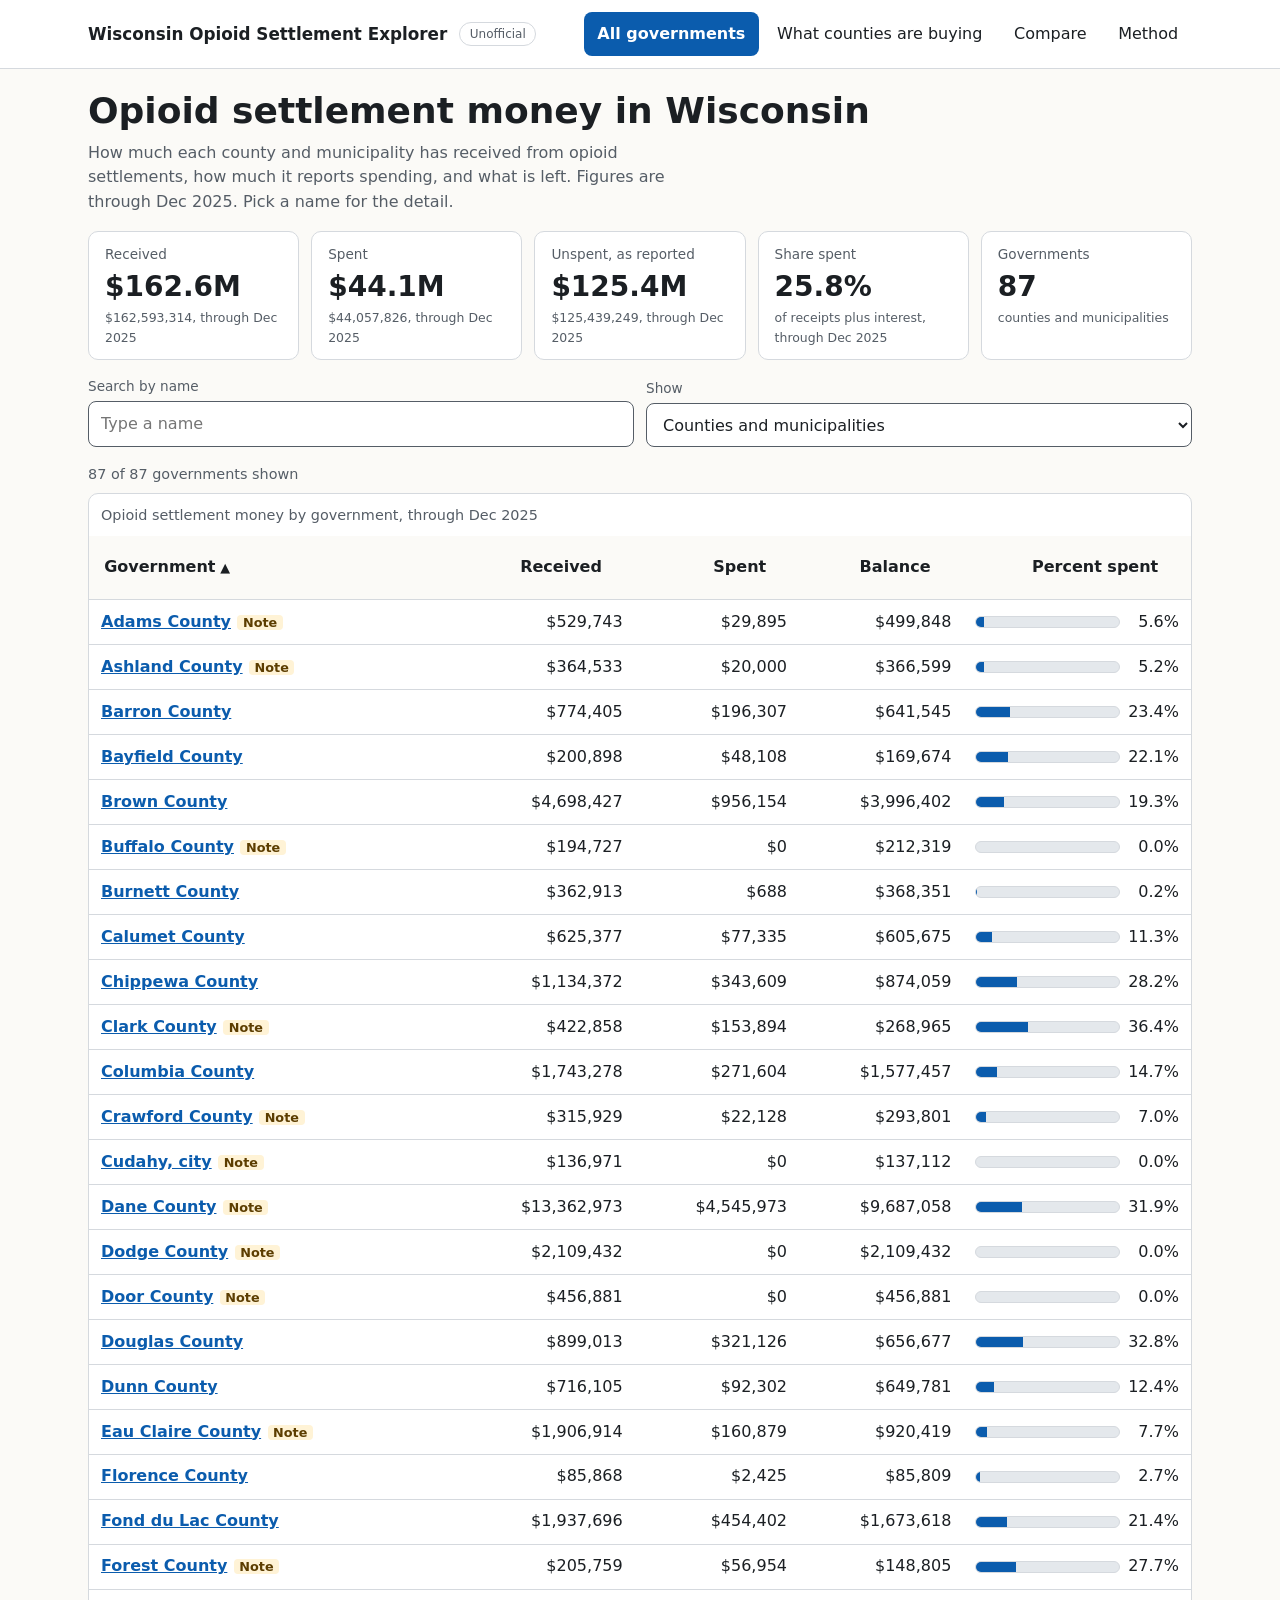
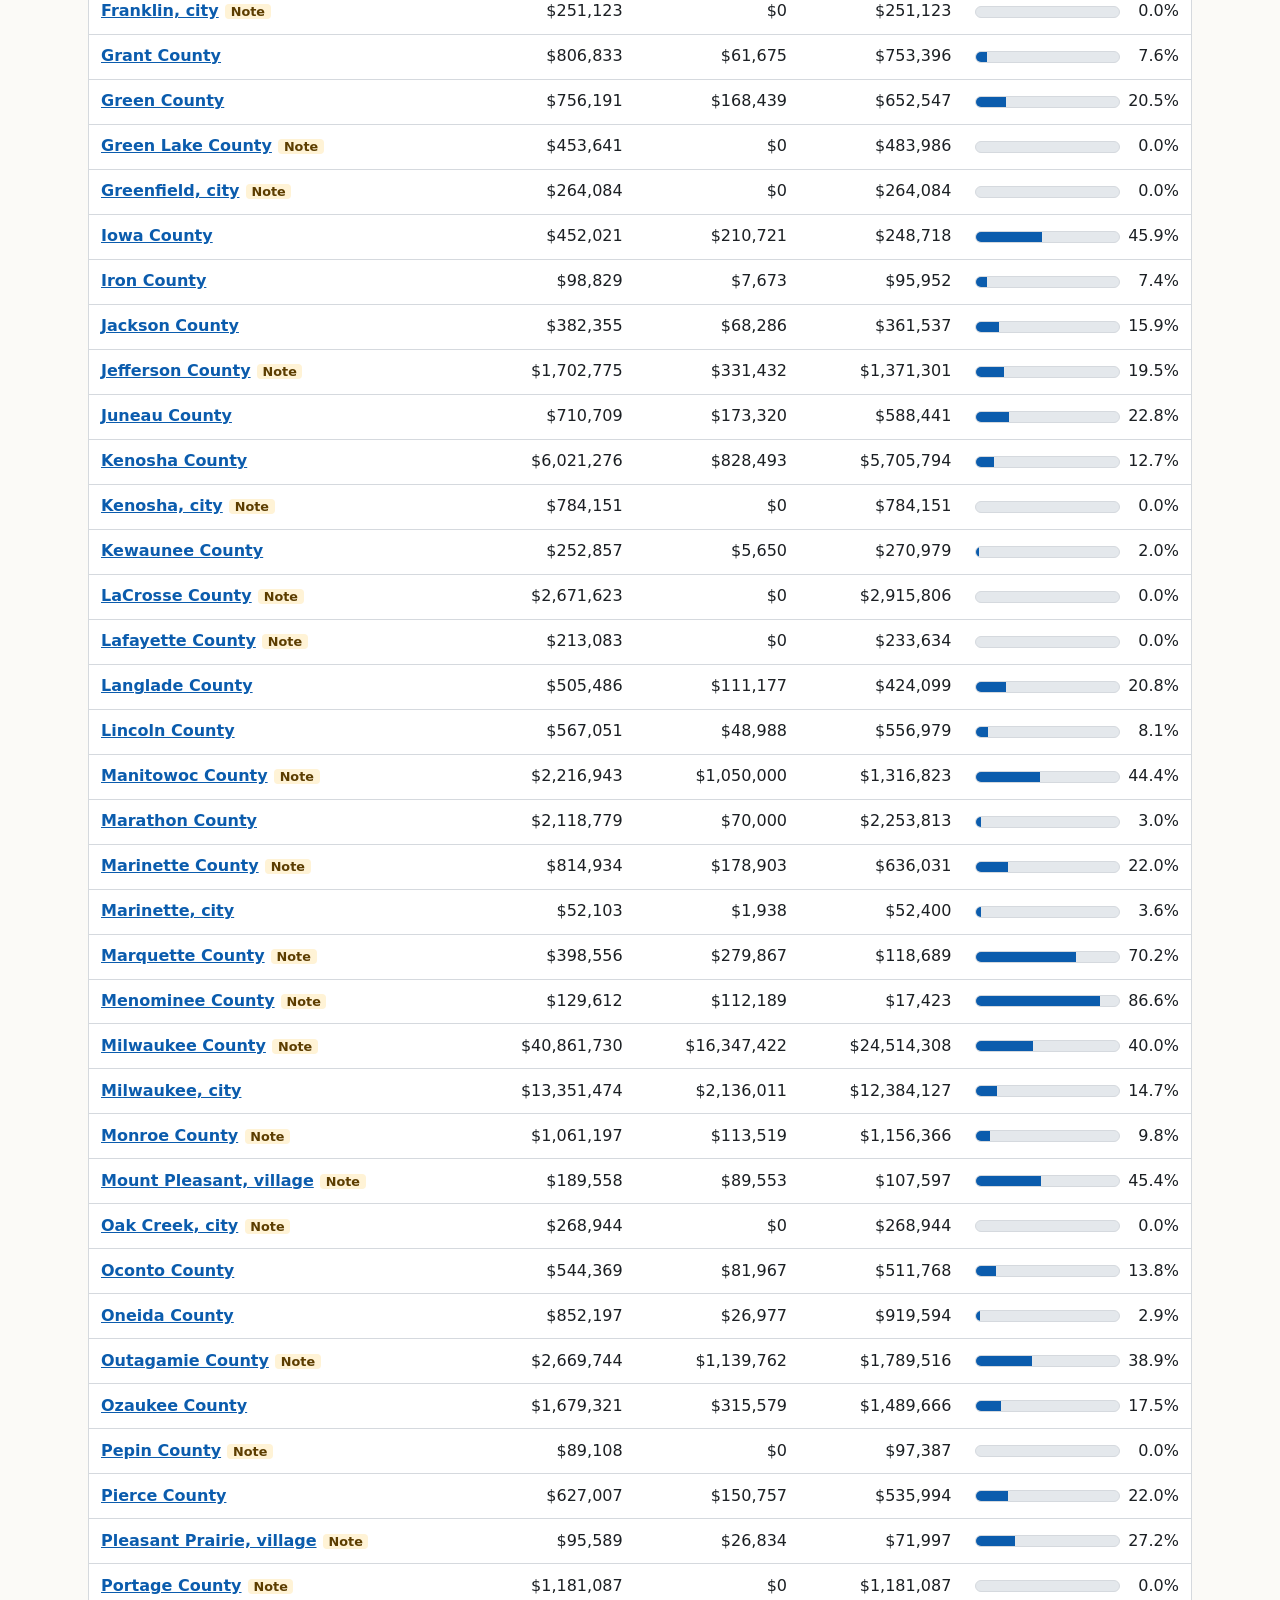
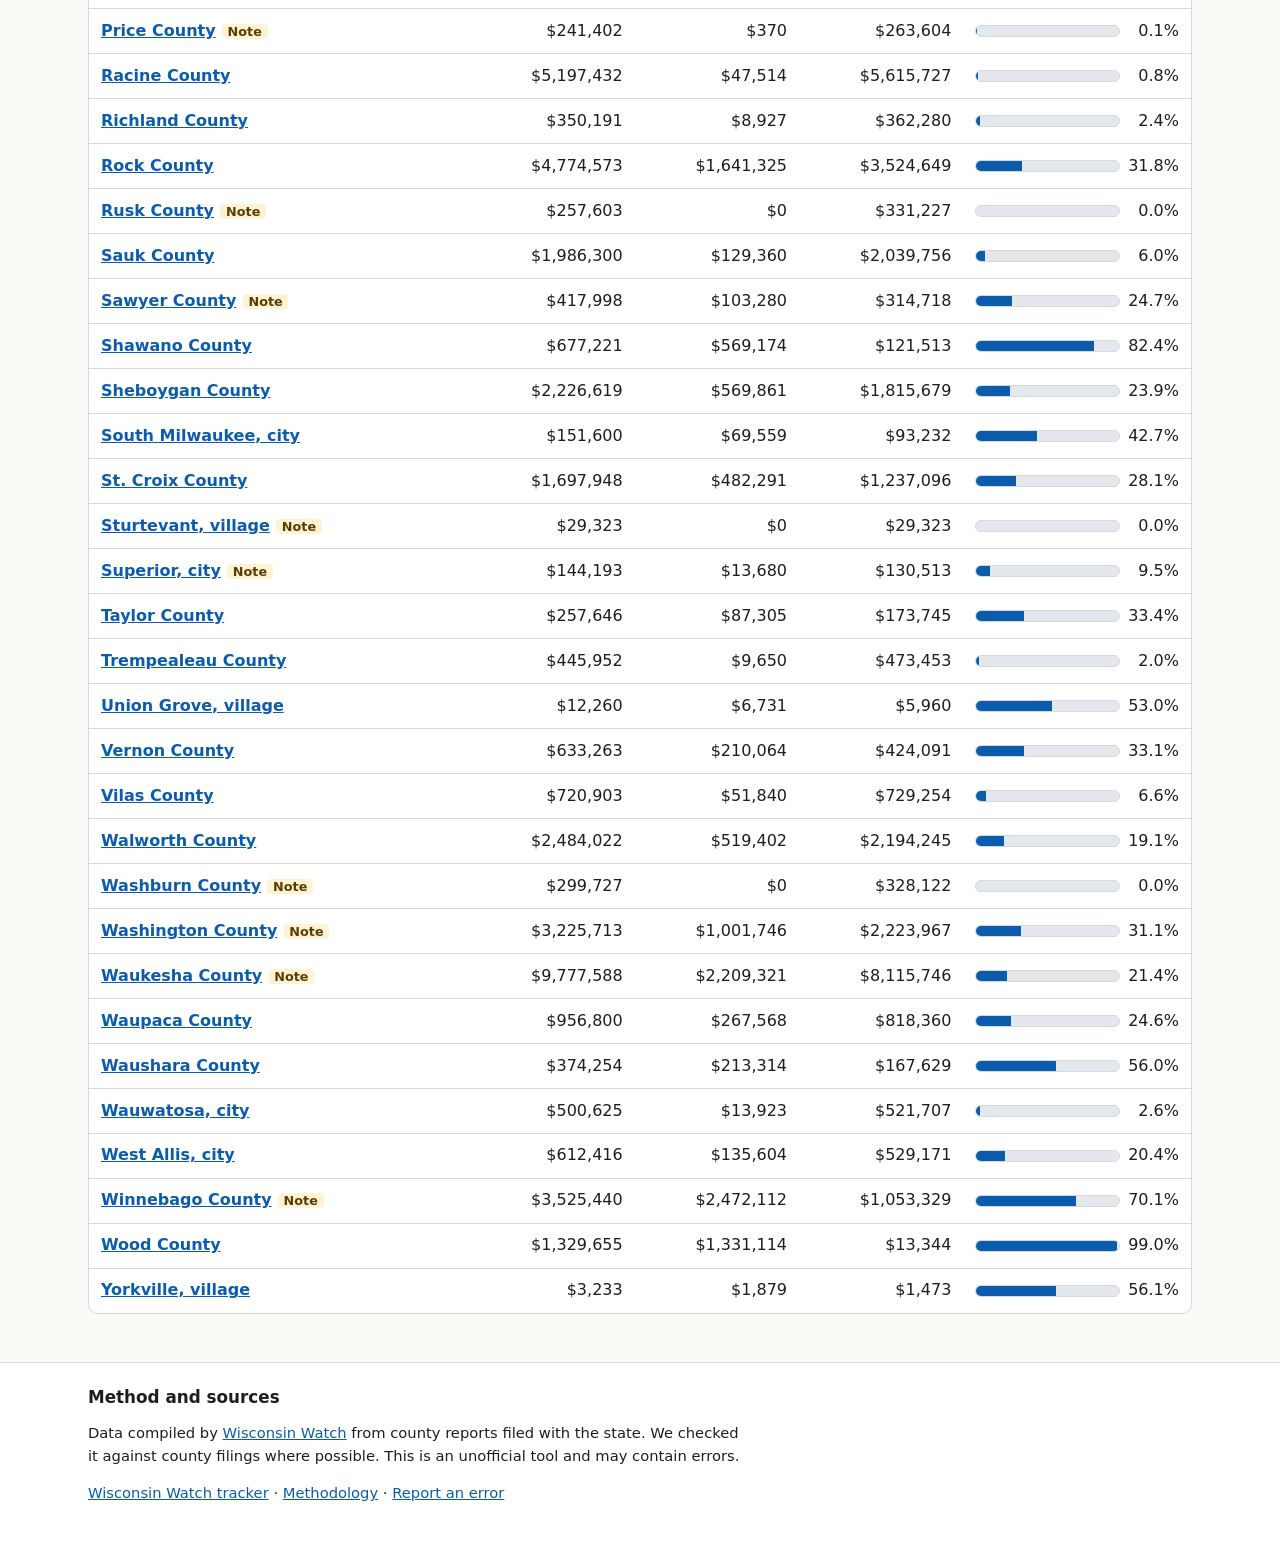
<file: docs/index.html>
<!doctype html>
<html lang="en">
<head>
<meta charset="utf-8">
<meta name="viewport" content="width=device-width, initial-scale=1, viewport-fit=cover">
<meta name="robots" content="noindex">
<meta name="color-scheme" content="light dark">
<title>Wisconsin Opioid Settlement Explorer</title>
<meta name="description" content="Unofficial explorer of opioid settlement money received and spent by Wisconsin counties and municipalities.">
<link rel="stylesheet" href="assets/style.css">
</head>
<body>
<a class="skip" href="#main">Skip to content</a>
<header class="site-header">
  <div class="wrap">
    <p class="brand"><a href="#/">Wisconsin Opioid Settlement Explorer</a></p>
    <p class="badge">Unofficial</p>
    <nav aria-label="Views" class="nav" id="nav"></nav>
  </div>
</header>
<main id="main" class="wrap" tabindex="-1">
  <p class="status" id="status" role="status">Loading data...</p>
  <div id="view"></div>
</main>
<footer class="site-footer">
  <div class="wrap" id="footer">
    <h2>Method and sources</h2>
    <p>Data compiled by <a href="https://wisconsinwatch.org/" rel="noopener" data-wwlink>Wisconsin Watch</a> from county reports filed with the state. We checked it against county filings where possible. This is an unofficial tool and may contain errors.</p>
    <p><a href="https://wisconsinwatch.org/" rel="noopener" data-wwlink>Wisconsin Watch tracker</a> · <a href="#/method">Methodology</a> · <a href="https://github.com/mphinance/recovery-nav/issues" rel="noopener">Report an error</a></p>
  </div>
</footer>
<noscript><p class="wrap">This explorer needs JavaScript to show the tables.</p></noscript>
<script src="assets/app.js"></script>
</body>
</html>
</file>
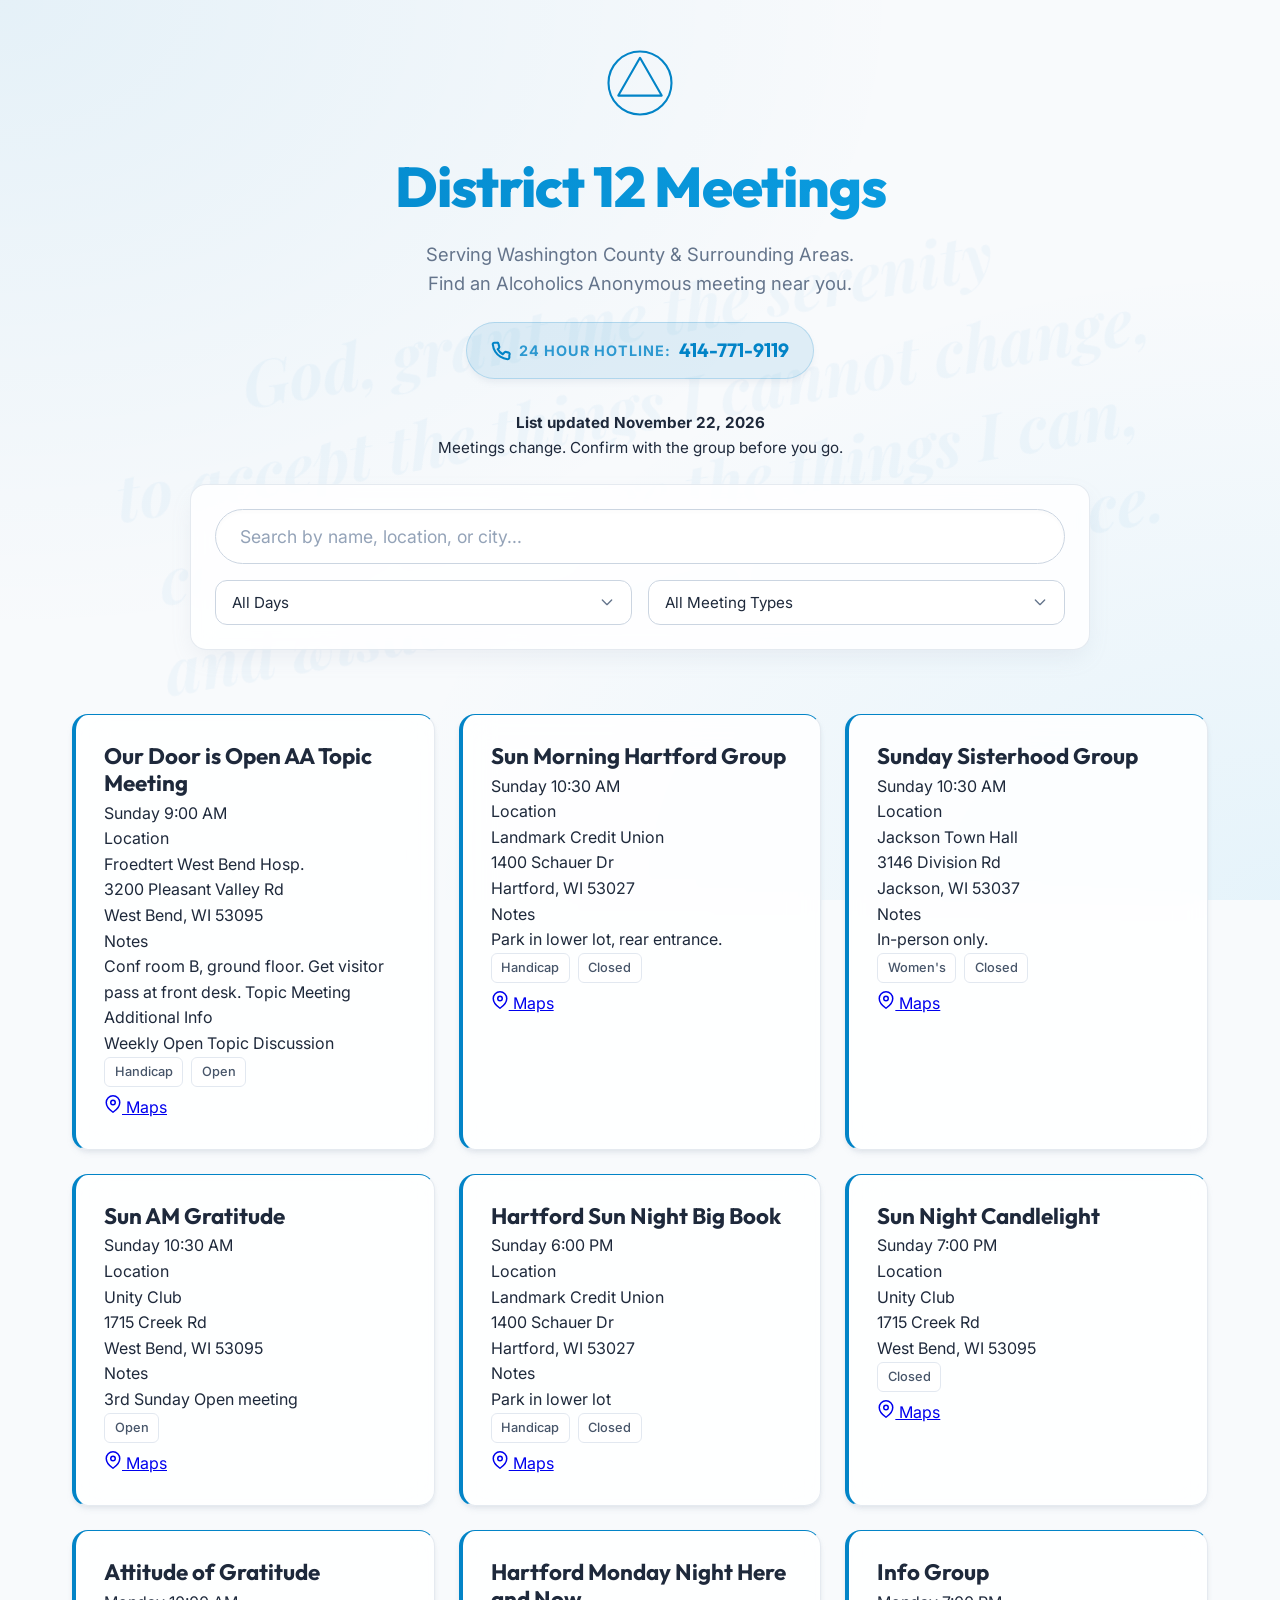
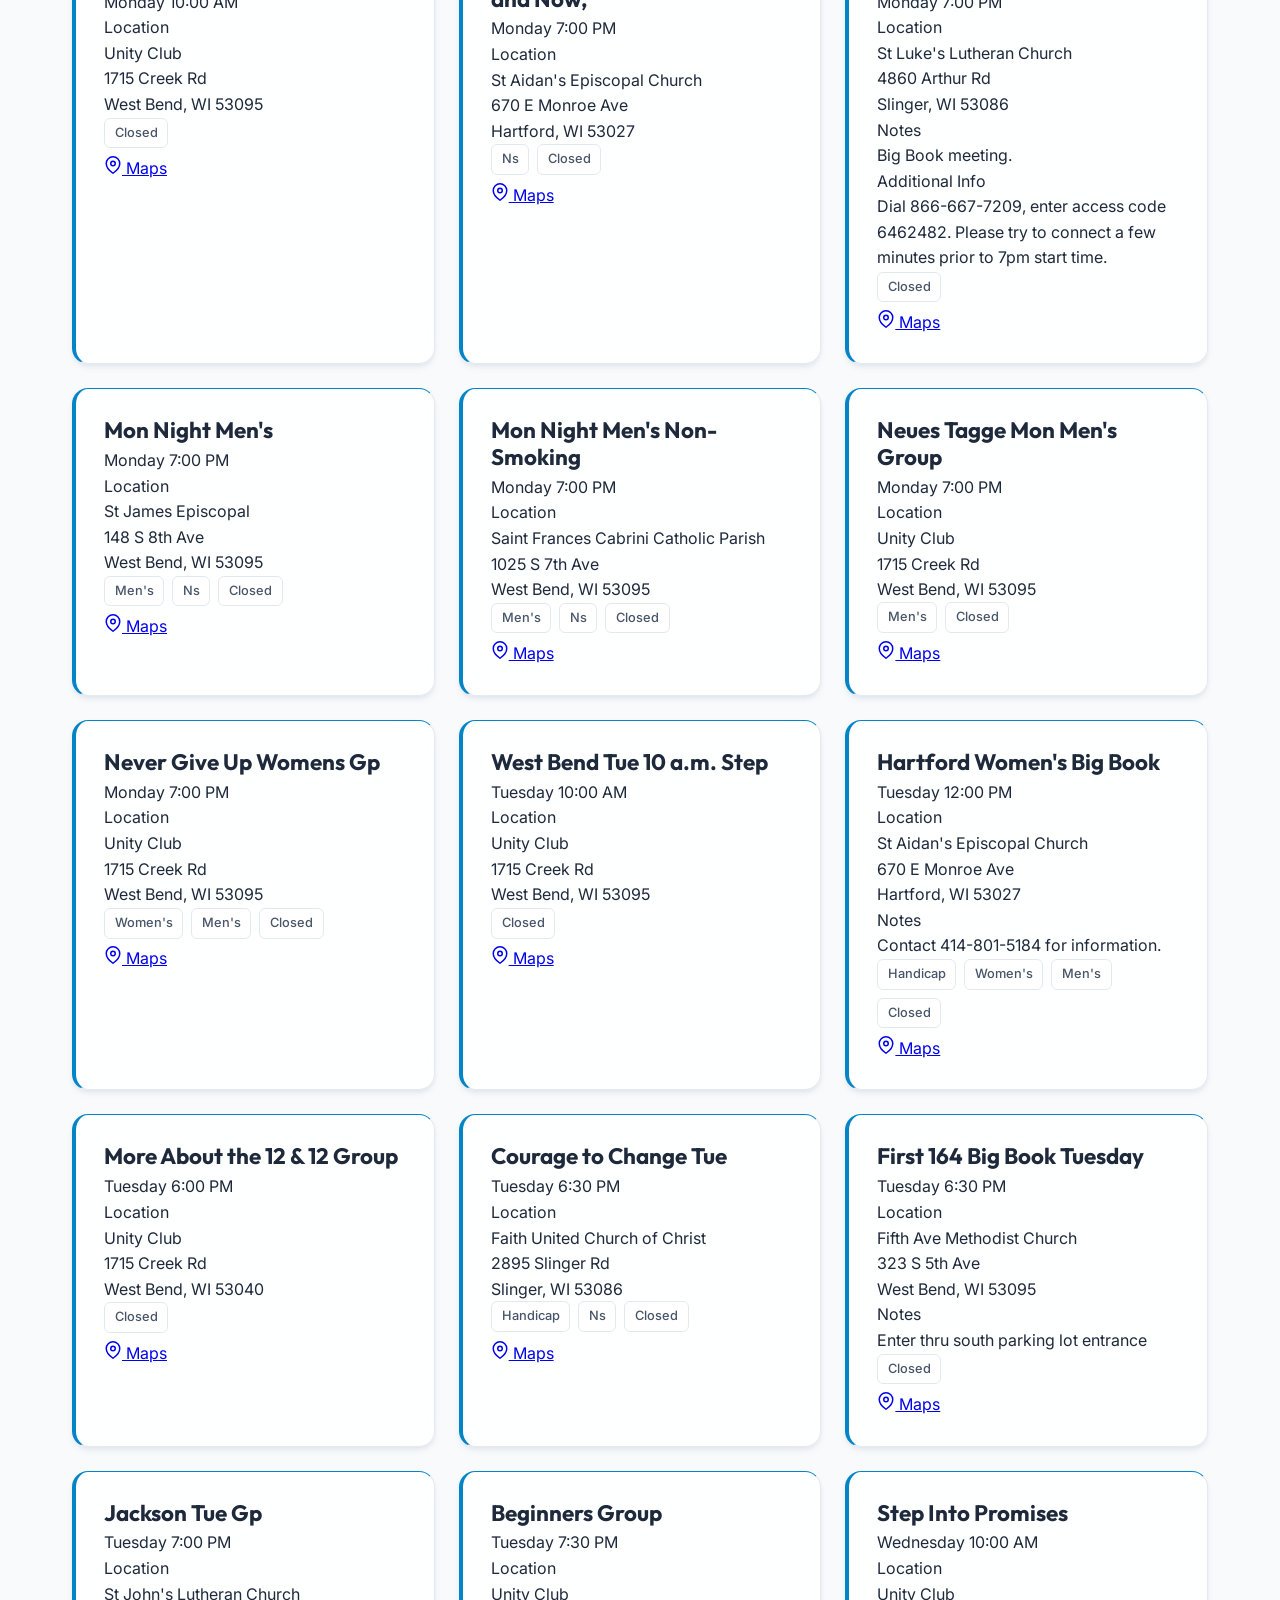
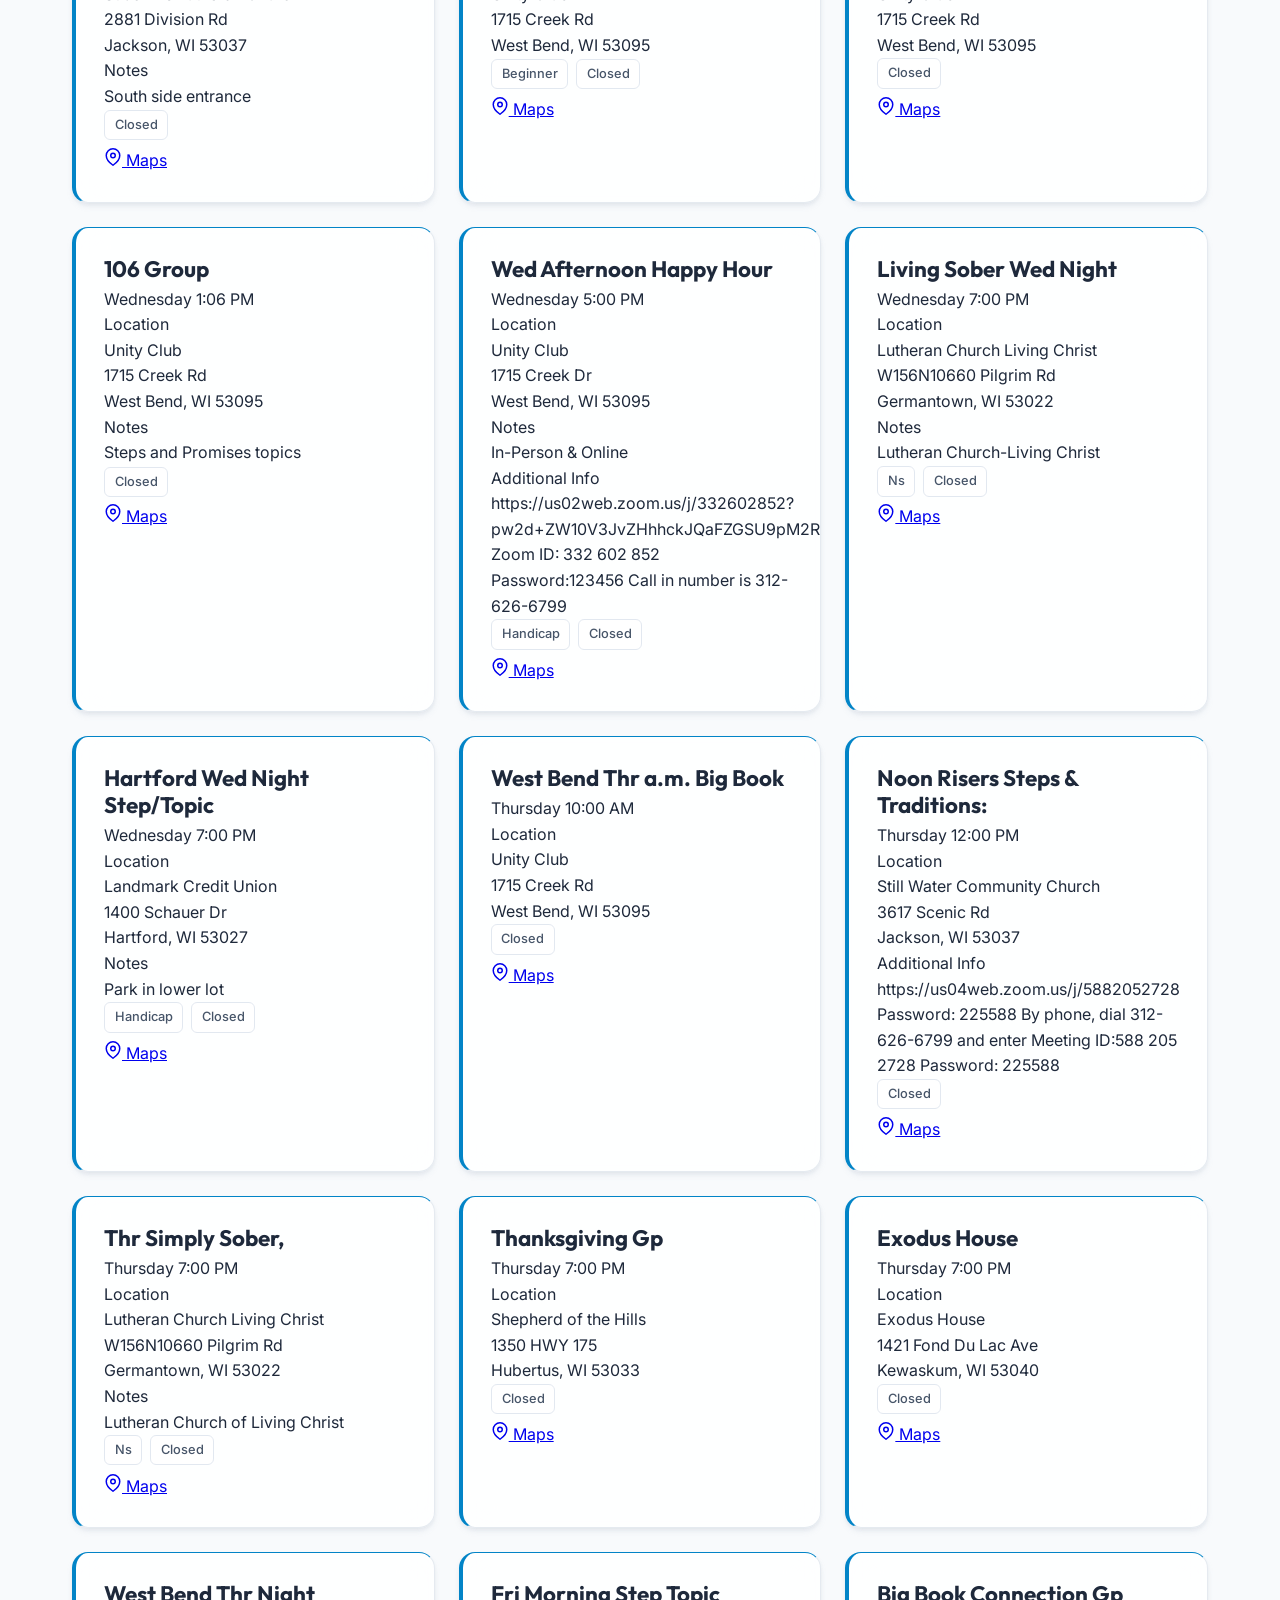
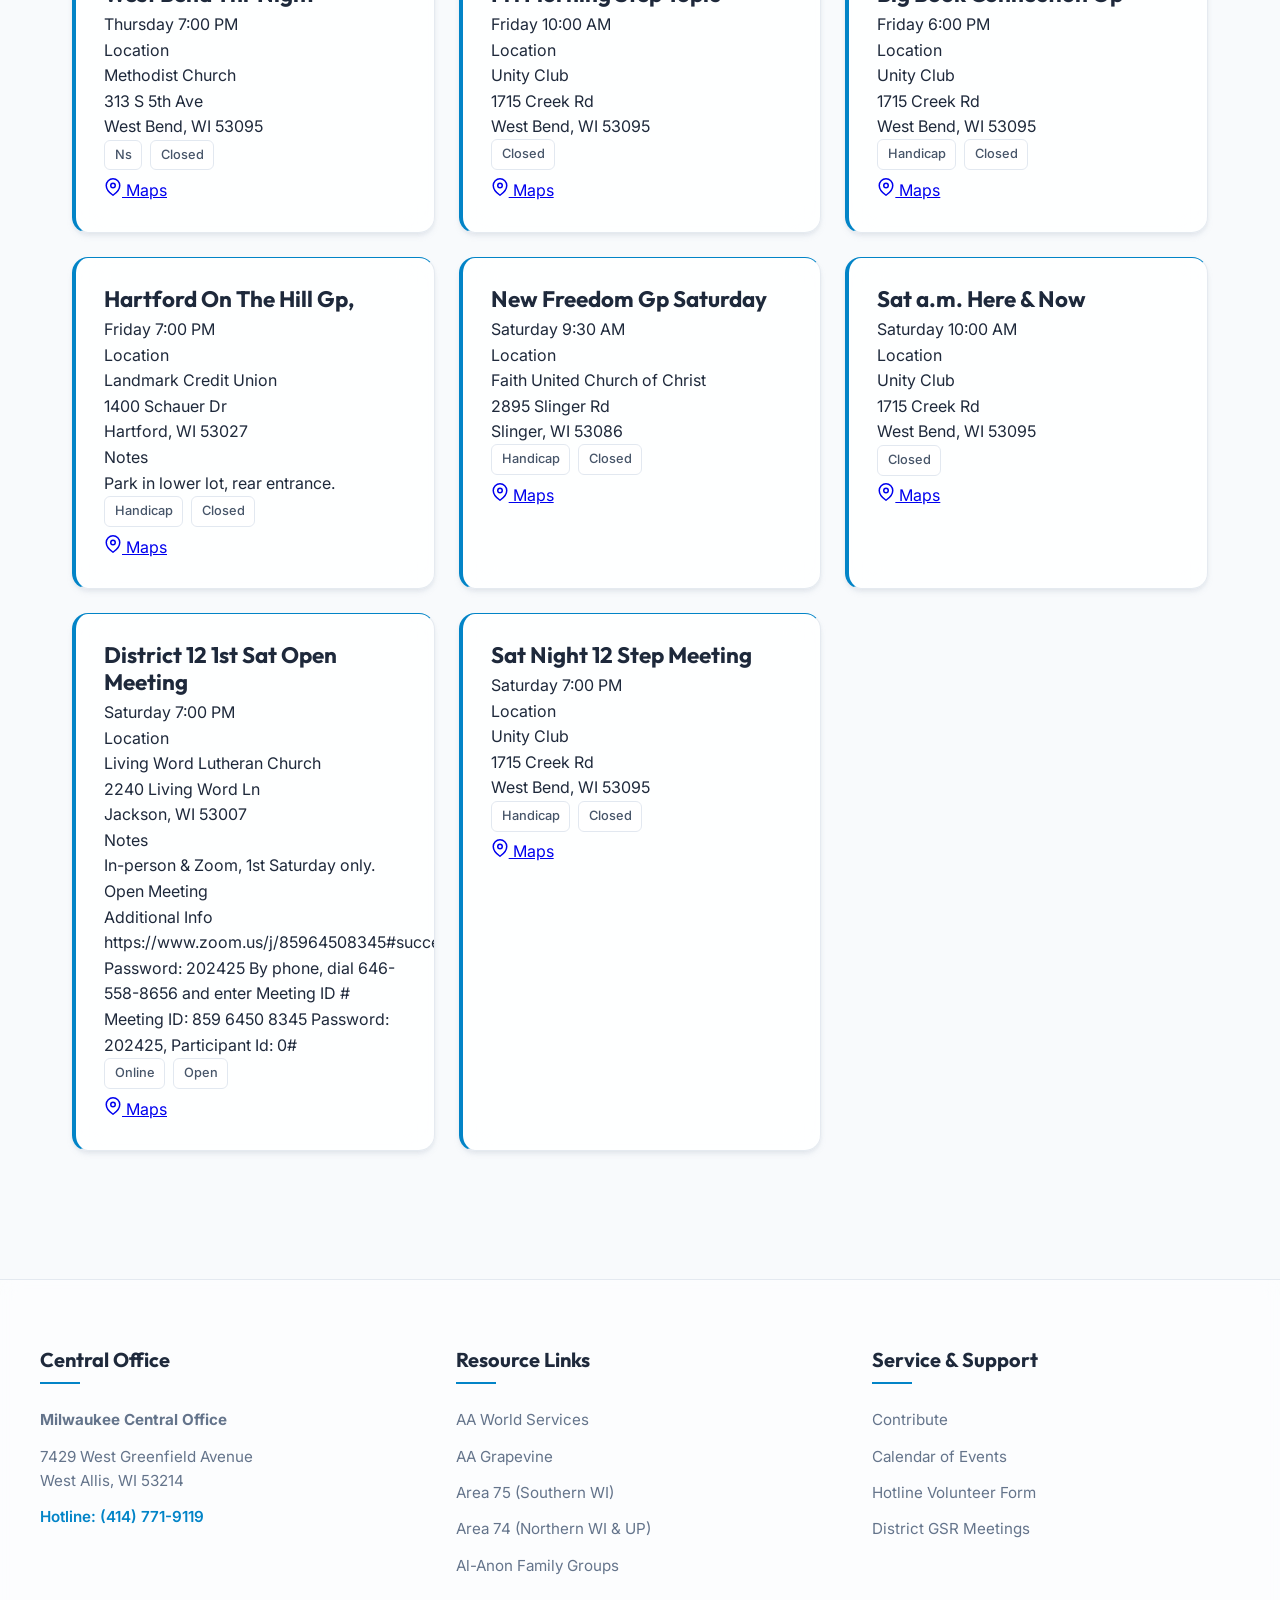
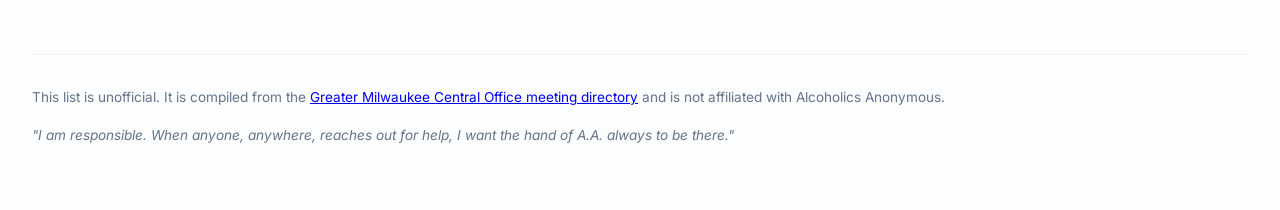
<file: docs/district12.html>
<!DOCTYPE html>
<html lang="en">
<head>
    <meta charset="UTF-8">
    <meta name="viewport" content="width=device-width, initial-scale=1.0">
    <meta name="robots" content="noindex">
    <title>District 12 Meetings</title>
    <link href="https://fonts.googleapis.com/css2?family=Outfit:wght@300;400;600;800&family=Inter:wght@400;500;600&family=Playfair+Display:ital,wght@1,700&display=swap" rel="stylesheet">
    <style>
        :root {
            /* Light, crisp, airy theme */
            --bg-color: #f8fafc;
            --text-main: #1e293b;
            --text-muted: #64748b;
            --accent-primary: #0284c7;   /* deep sky blue */
            --accent-secondary: #0ea5e9; /* lighter sky blue */
            --card-bg: rgba(255, 255, 255, 0.85);
            --card-border: rgba(203, 213, 225, 0.5);
            --shadow-color: rgba(148, 163, 184, 0.15);
        }
        
        * {
            box-sizing: border-box;
            margin: 0;
            padding: 0;
        }

        body {
            font-family: 'Inter', sans-serif;
            background-color: var(--bg-color);
            color: var(--text-main);
            line-height: 1.6;
            background-image: 
            radial-gradient(at 0% 0%, rgba(2, 132, 199, 0.08) 0px, transparent 50%),
            radial-gradient(at 100% 100%, rgba(14, 165, 233, 0.08) 0px, transparent 50%);
            background-attachment: fixed;
            min-height: 100vh;
            position: relative;
            overflow-x: hidden;
        }

        /* The Serenity Prayer Watermark */
        .watermark {
            position: fixed;
            top: 50%;
            left: 50%;
            transform: translate(-50%, -50%) rotate(-10deg);
            font-family: 'Playfair Display', serif;
            font-size: 5vw;
            font-style: italic;
            font-weight: 700;
            color: rgba(2, 132, 199, 0.04);
            text-align: center;
            white-space: nowrap;
            z-index: -1;
            pointer-events: none;
            line-height: 1.4;
            user-select: none;
        }

        @media (max-width: 768px) {
            .watermark {
                font-size: 8vw;
                transform: translate(-50%, -50%) rotate(-20deg);
            }
        }

        header {
            text-align: center;
            padding: 3rem 2rem 2rem;
            position: relative;
        }

        .logo-container {
            margin-bottom: 1.5rem;
            display: flex;
            justify-content: center;
            align-items: center;
            color: var(--accent-primary);
        }

        .logo-container svg {
            width: 70px;
            height: 70px;
            stroke-width: 3;
            drop-shadow: 0 4px 6px var(--shadow-color);
        }

        h1 {
            font-family: 'Outfit', sans-serif;
            font-size: 3.5rem;
            font-weight: 800;
            background: linear-gradient(to right, var(--accent-primary), var(--accent-secondary));
            -webkit-background-clip: text;
            -webkit-text-fill-color: transparent;
            margin-bottom: 0.5rem;
            letter-spacing: -1px;
        }

        .subtitle {
            font-size: 1.15rem;
            color: var(--text-muted);
            max-width: 650px;
            margin: 0 auto;
            margin-bottom: 2rem;
            font-weight: 400;
        }

        .controls-container {
            max-width: 900px;
            margin: 0 auto 2rem;
            display: flex;
            flex-direction: column;
            gap: 1rem;
            background: var(--card-bg);
            padding: 1.5rem;
            border-radius: 16px;
            border: 1px solid var(--card-border);
            backdrop-filter: blur(12px);
            box-shadow: 0 10px 25px -5px var(--shadow-color);
        }

        .search-bar {
            width: 100%;
            padding: 1rem 1.5rem;
            font-size: 1.1rem;
            border-radius: 9999px;
            border: 1px solid #cbd5e1;
            background: #ffffff;
            color: var(--text-main);
            font-family: 'Inter', sans-serif;
            transition: all 0.3s ease;
            outline: none;
            box-shadow: inset 0 2px 4px 0 rgba(0, 0, 0, 0.02);
        }

        .search-bar:focus {
            border-color: var(--accent-primary);
            box-shadow: 0 0 0 3px rgba(2, 132, 199, 0.15);
        }

        .search-bar::placeholder {
            color: #94a3b8;
        }

        .filters {
            display: flex;
            gap: 1rem;
            flex-wrap: wrap;
        }

        .filter-select {
            flex: 1;
            min-width: 150px;
            padding: 0.75rem 1rem;
            border-radius: 12px;
            background: #ffffff;
            border: 1px solid #cbd5e1;
            color: var(--text-main);
            font-family: 'Inter', sans-serif;
            font-size: 0.95rem;
            cursor: pointer;
            outline: none;
            appearance: none;
            background-image: url("data:image/svg+xml,%3Csvg xmlns='http://www.w3.org/2000/svg' fill='none' viewBox='0 0 24 24' stroke='%2364748b'%3E%3Cpath stroke-linecap='round' stroke-linejoin='round' stroke-width='2' d='M19 9l-7 7-7-7'%3E%3C/path%3E%3C/svg%3E");
            background-repeat: no-repeat;
            background-position: right 1rem center;
            background-size: 1rem;
            transition: border-color 0.2s;
        }
        
        .filter-select:focus {
            border-color: var(--accent-primary);
            box-shadow: 0 0 0 3px rgba(2, 132, 199, 0.15);
        }

        main {
            max-width: 1200px;
            margin: 0 auto;
            padding: 0 2rem 4rem;
        }

        .meetings-grid {
            display: grid;
            grid-template-columns: repeat(auto-fill, minmax(350px, 1fr));
            gap: 1.5rem;
        }

        .meeting-card {
            background: var(--card-bg);
            border: 1px solid var(--card-border);
            border-left: 4px solid var(--accent-primary);
            border-top: 1px solid var(--accent-primary);
            border-radius: 16px;
            padding: 1.75rem;
            backdrop-filter: blur(16px);
            -webkit-backdrop-filter: blur(16px);
            transition: all 0.3s cubic-bezier(0.4, 0, 0.2, 1);
            position: relative;
            overflow: hidden;
            display: flex;
            flex-direction: column;
            box-shadow: 0 4px 6px -1px var(--shadow-color), 0 2px 4px -1px var(--shadow-color);
        }

        .meeting-card::before {
            content: '';
            position: absolute;
            top: 0;
            left: 0;
            width: 100%;
            height: 4px;
            background: linear-gradient(to right, var(--accent-primary), var(--accent-secondary));
            transform: scaleX(0);
            transform-origin: left;
            transition: transform 0.4s ease;
        }

        .meeting-card:hover {
            transform: translateY(-5px);
            box-shadow: 0 20px 25px -5px var(--shadow-color), 0 10px 10px -5px var(--shadow-color);
            border-color: rgba(2, 132, 199, 0.2);
        }

        .meeting-card:hover::before {
            transform: scaleX(1);
        }

        .time-badge {
            align-self: flex-start;
            background: rgba(2, 132, 199, 0.1);
            color: var(--accent-primary);
            padding: 0.3rem 0.85rem;
            border-radius: 9999px;
            font-size: 0.85rem;
            font-weight: 600;
            margin-bottom: 1.25rem;
            letter-spacing: 0.5px;
            border: 1px solid rgba(2, 132, 199, 0.15);
        }

        .meeting-name {
            font-family: 'Outfit', sans-serif;
            font-size: 1.4rem;
            font-weight: 700;
            margin-bottom: 0.25rem;
            line-height: 1.2;
            color: var(--text-main);
        }
        
        .meeting-day {
            color: var(--text-muted);
            font-size: 0.9rem;
            font-weight: 500;
            margin-bottom: 1.25rem;
            text-transform: uppercase;
            letter-spacing: 1px;
        }

        .info-group {
            margin-bottom: 0.85rem;
            font-size: 0.95rem;
        }

        .info-label {
            color: var(--text-muted);
            font-size: 0.75rem;
            text-transform: uppercase;
            letter-spacing: 1px;
            margin-bottom: 0.25rem;
            display: block;
            font-weight: 600;
        }

        .location {
            color: var(--text-main);
            font-weight: 500;
        }
        
        .location a {
            color: var(--text-main);
            text-decoration: none;
            border-bottom: 1px dashed #94a3b8;
            padding-bottom: 2px;
            transition: all 0.2s ease;
            display: inline-block;
        }
        
        .location a:hover {
            color: var(--accent-primary);
            border-bottom-color: var(--accent-primary);
        }

        .codes, .notes {
            background: rgba(241, 245, 249, 0.8);
            padding: 1rem;
            border-radius: 10px;
            margin-top: 1rem;
            font-size: 0.9rem;
            border: 1px solid #e2e8f0;
        }
        
        .additional-info {
            margin-top: 1rem;
            padding: 1rem;
            background: rgba(2, 132, 199, 0.05);
            border-left: 3px solid var(--accent-secondary);
            border-radius: 0 10px 10px 0;
            font-size: 0.9rem;
            word-break: break-word;
        }

        .tag {
            display: inline-block;
            background: #ffffff;
            border: 1px solid #e2e8f0;
            padding: 0.25rem 0.6rem;
            border-radius: 6px;
            font-size: 0.8rem;
            margin-right: 0.5rem;
            margin-bottom: 0.5rem;
            color: #475569;
            font-weight: 500;
        }

        .no-results {
            text-align: center;
            padding: 4rem 2rem;
            color: var(--text-muted);
            display: none;
            grid-column: 1 / -1;
            background: var(--card-bg);
            border-radius: 16px;
            border: 1px dashed var(--text-muted);
        }

        footer {
            margin-top: 4rem;
            padding: 4rem 2rem;
            background: rgba(255, 255, 255, 0.5);
            border-top: 1px solid var(--card-border);
            backdrop-filter: blur(10px);
            text-align: center;
        }

        .footer-content {
            max-width: 1200px;
            margin: 0 auto;
            display: grid;
            grid-template-columns: repeat(auto-fit, minmax(300px, 1fr));
            gap: 3rem;
            text-align: left;
        }

        .footer-section h4 {
            font-family: 'Outfit', sans-serif;
            font-size: 1.25rem;
            margin-bottom: 1.5rem;
            color: var(--text-main);
            position: relative;
            padding-bottom: 0.5rem;
        }

        .footer-section h4::after {
            content: '';
            position: absolute;
            bottom: 0;
            left: 0;
            width: 40px;
            height: 2px;
            background: var(--accent-primary);
        }

        .footer-section p, .footer-section a {
            color: var(--text-muted);
            font-size: 0.95rem;
            margin-bottom: 0.75rem;
            text-decoration: none;
            display: block;
            transition: color 0.2s;
        }

        .footer-section a:hover {
            color: var(--accent-primary);
        }

        .footer-bottom {
            margin-top: 4rem;
            padding-top: 2rem;
            border-top: 1px solid rgba(0,0,0,0.05);
            font-size: 0.85rem;
            color: var(--text-muted);
            display: flex;
            justify-content: space-between;
            align-items: center;
            flex-wrap: wrap;
            gap: 1rem;
        }

        @media (max-width: 768px) {
            .footer-content {
                grid-template-columns: 1fr;
                text-align: center;
            }
            .footer-section h4::after {
                left: 50%;
                transform: translateX(-50%);
            }
            .footer-bottom {
                justify-content: center;
            }
        }
    </style>
</head>
<body>

    <div class="watermark">
        God, grant me the serenity<br>
        to accept the things I cannot change,<br>
        courage to change the things I can,<br>
        and wisdom to know the difference.
    </div>

    <header>
        <div class="logo-container">
            <svg viewBox="0 0 100 100" xmlns="http://www.w3.org/2000/svg">
                <circle cx="50" cy="50" r="45" stroke="currentColor" fill="none" />
                <polygon points="50,14 81,68 19,68" stroke="currentColor" stroke-linejoin="round" fill="none" />
            </svg>
        </div>
        <h1>District 12 Meetings</h1>
        <p class="subtitle">Serving Washington County & Surrounding Areas.<br>Find an Alcoholics Anonymous meeting near you.</p>
        
        <div style="margin-top: -0.5rem; margin-bottom: 2rem; display: flex; justify-content: center; align-items: center; gap: 0.5rem;">
            <div style="background: rgba(2, 132, 199, 0.1); color: var(--accent-primary); padding: 0.75rem 1.5rem; border-radius: 9999px; font-weight: 700; border: 1px solid rgba(2, 132, 199, 0.2); display: flex; align-items: center; gap: 0.5rem; box-shadow: 0 4px 6px -1px var(--shadow-color);">
                <svg viewBox="0 0 24 24" width="20" height="20" stroke="currentColor" stroke-width="2.5" fill="none" stroke-linecap="round" stroke-linejoin="round"><path d="M22 16.92v3a2 2 0 0 1-2.18 2 19.79 19.79 0 0 1-8.63-3.07 19.5 19.5 0 0 1-6-6 19.79 19.79 0 0 1-3.07-8.67A2 2 0 0 1 4.11 2h3a2 2 0 0 1 2 1.72 12.84 12.84 0 0 0 .7 2.81 2 2 0 0 1-.45 2.11L8.09 9.91a16 16 0 0 0 6 6l2.28-2.28a2 2 0 0 1 2.11-.45 12.84 12.84 0 0 0 2.81.7A2 2 0 0 1 22 16.92z"></path></svg>
                <span style="font-size: 0.9rem; text-transform: uppercase; letter-spacing: 1px; opacity: 0.8;">24 Hour Hotline:</span>
                <a href="tel:414-771-9119" style="color: var(--accent-primary); text-decoration: none; font-size: 1.2rem; font-family: 'Outfit', sans-serif;">414-771-9119</a>
            </div>
        </div>
        
        <p class="list-note" style="text-align:center; margin: 0 auto 1.5rem; max-width: 40rem; font-size: 0.95rem;">
            <strong><!-- UPDATED START -->List updated November 22, 2026<!-- UPDATED END --></strong><br>
            Meetings change. Confirm with the group before you go.
        </p>

        <div class="controls-container">
            <input type="text" id="searchInput" class="search-bar" placeholder="Search by name, location, or city...">
            <div class="filters">
                <select id="dayFilter" class="filter-select">
                    <option value="all">All Days</option>
                    <option value="sunday">Sunday</option>
                    <option value="monday">Monday</option>
                    <option value="tuesday">Tuesday</option>
                    <option value="wednesday">Wednesday</option>
                    <option value="thursday">Thursday</option>
                    <option value="friday">Friday</option>
                    <option value="saturday">Saturday</option>
                </select>
                <select id="typeFilter" class="filter-select">
                    <option value="all">All Meeting Types</option>
                    <option value="womens">Women's</option>
                    <option value="mens">Men's</option>
                    <option value="open">Open Meeting</option>
                    <option value="handicap">Handicap Access</option>
                    <option value="online">Online / Zoom</option>
                    <option value="ns">Non-Smoking</option>
                </select>
            </div>
        </div>
    </header>

    <main>
        <div class="meetings-grid" id="meetingsGrid">
            <!-- MEETINGS START -->

        <div class="meeting-card" data-day="sunday" data-types="handicap open" data-search="our door is open aa topic meeting sunday 9:00 am froedtert west bend hosp. 3200 pleasant valley rd west bend, wi 53095 conf room b, ground floor. get visitor pass at front desk. topic meeting weekly open topic discussion">
            <div class="meeting-header">
                <h3 class="meeting-name">Our Door is Open AA Topic Meeting</h3>
                <div class="meeting-time">
                    <span class="day-badge">Sunday</span>
                    <span class="time-value">9:00 AM</span>
                </div>
            </div>
            <div class="meeting-details">
                <div class="detail-item">
                    <span class="detail-label">Location</span>
                    <p class="detail-value">Froedtert West Bend Hosp.<br>3200 Pleasant Valley Rd<br>West Bend, WI 53095</p>
                </div>
                <div class='detail-item'><span class='detail-label'>Notes</span><p class='detail-value'>Conf room B, ground floor. Get visitor pass at front desk. Topic Meeting</p></div>
                <div class='detail-item'><span class='detail-label'>Additional Info</span><p class='detail-value info-box'>Weekly Open Topic Discussion</p></div>
            </div>
            <div class="meeting-footer">
                <div class="tags-container">
                    <span class="tag tag-handicap">Handicap</span><span class="tag tag-open">Open</span>
                </div>
                <a href="http://maps.google.com/maps?f=q&amp;hl=en&amp;geocode=&amp;q=3200+Pleasant+Valley+Rd,West+Bend,+WI+53095" target="_blank" rel="noopener" class="map-link">
                    <svg viewBox="0 0 24 24" width="18" height="18" stroke="currentColor" stroke-width="2" fill="none"><path d="M21 10c0 7-9 13-9 13s-9-6-9-13a9 9 0 0 1 18 0z"></path><circle cx="12" cy="10" r="3"></circle></svg>
                    Maps
                </a>
            </div>
        </div>
    
        <div class="meeting-card" data-day="sunday" data-types="closed handicap" data-search="sun morning hartford group sunday 10:30 am landmark credit union 1400 schauer dr hartford, wi 53027 park in lower lot, rear entrance. ">
            <div class="meeting-header">
                <h3 class="meeting-name">Sun Morning Hartford Group</h3>
                <div class="meeting-time">
                    <span class="day-badge">Sunday</span>
                    <span class="time-value">10:30 AM</span>
                </div>
            </div>
            <div class="meeting-details">
                <div class="detail-item">
                    <span class="detail-label">Location</span>
                    <p class="detail-value">Landmark Credit Union<br>1400 Schauer Dr<br>Hartford, WI 53027</p>
                </div>
                <div class='detail-item'><span class='detail-label'>Notes</span><p class='detail-value'>Park in lower lot, rear entrance.</p></div>
                
            </div>
            <div class="meeting-footer">
                <div class="tags-container">
                    <span class="tag tag-handicap">Handicap</span><span class="tag tag-closed">Closed</span>
                </div>
                <a href="http://maps.google.com/maps?f=q&amp;hl=en&amp;geocode=&amp;q=1400+Schauer+Dr,Hartford,+WI+53027" target="_blank" rel="noopener" class="map-link">
                    <svg viewBox="0 0 24 24" width="18" height="18" stroke="currentColor" stroke-width="2" fill="none"><path d="M21 10c0 7-9 13-9 13s-9-6-9-13a9 9 0 0 1 18 0z"></path><circle cx="12" cy="10" r="3"></circle></svg>
                    Maps
                </a>
            </div>
        </div>
    
        <div class="meeting-card" data-day="sunday" data-types="closed womens" data-search="sunday sisterhood group sunday 10:30 am jackson town hall 3146 division rd jackson, wi 53037 in-person only. ">
            <div class="meeting-header">
                <h3 class="meeting-name">Sunday Sisterhood Group</h3>
                <div class="meeting-time">
                    <span class="day-badge">Sunday</span>
                    <span class="time-value">10:30 AM</span>
                </div>
            </div>
            <div class="meeting-details">
                <div class="detail-item">
                    <span class="detail-label">Location</span>
                    <p class="detail-value">Jackson Town Hall<br>3146 Division Rd<br>Jackson, WI 53037</p>
                </div>
                <div class='detail-item'><span class='detail-label'>Notes</span><p class='detail-value'>In-person only.</p></div>
                
            </div>
            <div class="meeting-footer">
                <div class="tags-container">
                    <span class="tag tag-womens">Women's</span><span class="tag tag-closed">Closed</span>
                </div>
                <a href="http://maps.google.com/maps?f=q&amp;hl=en&amp;geocode=&amp;q=3146+Division+Rd,Jackson,+WI+53037" target="_blank" rel="noopener" class="map-link">
                    <svg viewBox="0 0 24 24" width="18" height="18" stroke="currentColor" stroke-width="2" fill="none"><path d="M21 10c0 7-9 13-9 13s-9-6-9-13a9 9 0 0 1 18 0z"></path><circle cx="12" cy="10" r="3"></circle></svg>
                    Maps
                </a>
            </div>
        </div>
    
        <div class="meeting-card" data-day="sunday" data-types="open" data-search="sun am gratitude sunday 10:30 am unity club 1715 creek rd west bend, wi 53095 3rd sunday open meeting ">
            <div class="meeting-header">
                <h3 class="meeting-name">Sun AM Gratitude</h3>
                <div class="meeting-time">
                    <span class="day-badge">Sunday</span>
                    <span class="time-value">10:30 AM</span>
                </div>
            </div>
            <div class="meeting-details">
                <div class="detail-item">
                    <span class="detail-label">Location</span>
                    <p class="detail-value">Unity Club<br>1715 Creek Rd<br>West Bend, WI 53095</p>
                </div>
                <div class='detail-item'><span class='detail-label'>Notes</span><p class='detail-value'>3rd Sunday Open meeting</p></div>
                
            </div>
            <div class="meeting-footer">
                <div class="tags-container">
                    <span class="tag tag-open">Open</span>
                </div>
                <a href="http://maps.google.com/maps?f=q&amp;hl=en&amp;geocode=&amp;q=1715+Creek+Rd,West+Bend,+WI+53095" target="_blank" rel="noopener" class="map-link">
                    <svg viewBox="0 0 24 24" width="18" height="18" stroke="currentColor" stroke-width="2" fill="none"><path d="M21 10c0 7-9 13-9 13s-9-6-9-13a9 9 0 0 1 18 0z"></path><circle cx="12" cy="10" r="3"></circle></svg>
                    Maps
                </a>
            </div>
        </div>
    
        <div class="meeting-card" data-day="sunday" data-types="closed handicap" data-search="hartford sun night big book sunday 6:00 pm landmark credit union 1400 schauer dr hartford, wi 53027 park in lower lot ">
            <div class="meeting-header">
                <h3 class="meeting-name">Hartford Sun Night Big Book</h3>
                <div class="meeting-time">
                    <span class="day-badge">Sunday</span>
                    <span class="time-value">6:00 PM</span>
                </div>
            </div>
            <div class="meeting-details">
                <div class="detail-item">
                    <span class="detail-label">Location</span>
                    <p class="detail-value">Landmark Credit Union<br>1400 Schauer Dr<br>Hartford, WI 53027</p>
                </div>
                <div class='detail-item'><span class='detail-label'>Notes</span><p class='detail-value'>Park in lower lot</p></div>
                
            </div>
            <div class="meeting-footer">
                <div class="tags-container">
                    <span class="tag tag-handicap">Handicap</span><span class="tag tag-closed">Closed</span>
                </div>
                <a href="http://maps.google.com/maps?f=q&amp;hl=en&amp;geocode=&amp;q=1400+Schauer+Dr,Hartford,+WI+53027" target="_blank" rel="noopener" class="map-link">
                    <svg viewBox="0 0 24 24" width="18" height="18" stroke="currentColor" stroke-width="2" fill="none"><path d="M21 10c0 7-9 13-9 13s-9-6-9-13a9 9 0 0 1 18 0z"></path><circle cx="12" cy="10" r="3"></circle></svg>
                    Maps
                </a>
            </div>
        </div>
    
        <div class="meeting-card" data-day="sunday" data-types="closed" data-search="sun night candlelight sunday 7:00 pm unity club 1715 creek rd west bend, wi 53095  ">
            <div class="meeting-header">
                <h3 class="meeting-name">Sun Night Candlelight</h3>
                <div class="meeting-time">
                    <span class="day-badge">Sunday</span>
                    <span class="time-value">7:00 PM</span>
                </div>
            </div>
            <div class="meeting-details">
                <div class="detail-item">
                    <span class="detail-label">Location</span>
                    <p class="detail-value">Unity Club<br>1715 Creek Rd<br>West Bend, WI 53095</p>
                </div>
                
                
            </div>
            <div class="meeting-footer">
                <div class="tags-container">
                    <span class="tag tag-closed">Closed</span>
                </div>
                <a href="http://maps.google.com/maps?f=q&amp;hl=en&amp;geocode=&amp;q=1715+Creek+Rd,West+Bend,+WI+53095" target="_blank" rel="noopener" class="map-link">
                    <svg viewBox="0 0 24 24" width="18" height="18" stroke="currentColor" stroke-width="2" fill="none"><path d="M21 10c0 7-9 13-9 13s-9-6-9-13a9 9 0 0 1 18 0z"></path><circle cx="12" cy="10" r="3"></circle></svg>
                    Maps
                </a>
            </div>
        </div>
    
        <div class="meeting-card" data-day="monday" data-types="closed" data-search="attitude of gratitude monday 10:00 am unity club 1715 creek rd west bend, wi 53095  ">
            <div class="meeting-header">
                <h3 class="meeting-name">Attitude of Gratitude</h3>
                <div class="meeting-time">
                    <span class="day-badge">Monday</span>
                    <span class="time-value">10:00 AM</span>
                </div>
            </div>
            <div class="meeting-details">
                <div class="detail-item">
                    <span class="detail-label">Location</span>
                    <p class="detail-value">Unity Club<br>1715 Creek Rd<br>West Bend, WI 53095</p>
                </div>
                
                
            </div>
            <div class="meeting-footer">
                <div class="tags-container">
                    <span class="tag tag-closed">Closed</span>
                </div>
                <a href="http://maps.google.com/maps?f=q&amp;hl=en&amp;geocode=&amp;q=1715+Creek+Rd,West+Bend,+WI+53095" target="_blank" rel="noopener" class="map-link">
                    <svg viewBox="0 0 24 24" width="18" height="18" stroke="currentColor" stroke-width="2" fill="none"><path d="M21 10c0 7-9 13-9 13s-9-6-9-13a9 9 0 0 1 18 0z"></path><circle cx="12" cy="10" r="3"></circle></svg>
                    Maps
                </a>
            </div>
        </div>
    
        <div class="meeting-card" data-day="monday" data-types="closed ns" data-search="hartford monday night here and now, monday 7:00 pm st aidan&#x27;s episcopal church 670 e monroe ave hartford, wi 53027  ">
            <div class="meeting-header">
                <h3 class="meeting-name">Hartford Monday Night Here and Now,</h3>
                <div class="meeting-time">
                    <span class="day-badge">Monday</span>
                    <span class="time-value">7:00 PM</span>
                </div>
            </div>
            <div class="meeting-details">
                <div class="detail-item">
                    <span class="detail-label">Location</span>
                    <p class="detail-value">St Aidan&#x27;s Episcopal Church<br>670 E Monroe Ave<br>Hartford, WI 53027</p>
                </div>
                
                
            </div>
            <div class="meeting-footer">
                <div class="tags-container">
                    <span class="tag tag-ns">Ns</span><span class="tag tag-closed">Closed</span>
                </div>
                <a href="http://maps.google.com/maps?f=q&amp;hl=en&amp;geocode=&amp;q=670+E+Monroe+Ave,Hartford,+WI+53027" target="_blank" rel="noopener" class="map-link">
                    <svg viewBox="0 0 24 24" width="18" height="18" stroke="currentColor" stroke-width="2" fill="none"><path d="M21 10c0 7-9 13-9 13s-9-6-9-13a9 9 0 0 1 18 0z"></path><circle cx="12" cy="10" r="3"></circle></svg>
                    Maps
                </a>
            </div>
        </div>
    
        <div class="meeting-card" data-day="monday" data-types="closed" data-search="info group monday 7:00 pm st luke&#x27;s lutheran church 4860 arthur rd slinger, wi 53086 big book meeting. dial 866-667-7209, enter access code 6462482. please try to connect a few minutes prior to 7pm start time.">
            <div class="meeting-header">
                <h3 class="meeting-name">Info Group</h3>
                <div class="meeting-time">
                    <span class="day-badge">Monday</span>
                    <span class="time-value">7:00 PM</span>
                </div>
            </div>
            <div class="meeting-details">
                <div class="detail-item">
                    <span class="detail-label">Location</span>
                    <p class="detail-value">St Luke&#x27;s Lutheran Church<br>4860 Arthur Rd<br>Slinger, WI 53086</p>
                </div>
                <div class='detail-item'><span class='detail-label'>Notes</span><p class='detail-value'>Big Book meeting.</p></div>
                <div class='detail-item'><span class='detail-label'>Additional Info</span><p class='detail-value info-box'>Dial 866-667-7209, enter access code 6462482. Please try to connect a few minutes prior to 7pm start time.</p></div>
            </div>
            <div class="meeting-footer">
                <div class="tags-container">
                    <span class="tag tag-closed">Closed</span>
                </div>
                <a href="http://maps.google.com/maps?f=q&amp;hl=en&amp;geocode=&amp;q=4860+Arthur+Rd+,Slinger,+WI+53086" target="_blank" rel="noopener" class="map-link">
                    <svg viewBox="0 0 24 24" width="18" height="18" stroke="currentColor" stroke-width="2" fill="none"><path d="M21 10c0 7-9 13-9 13s-9-6-9-13a9 9 0 0 1 18 0z"></path><circle cx="12" cy="10" r="3"></circle></svg>
                    Maps
                </a>
            </div>
        </div>
    
        <div class="meeting-card" data-day="monday" data-types="closed mens ns" data-search="mon night men&#x27;s monday 7:00 pm st james episcopal 148 s 8th ave west bend, wi 53095  ">
            <div class="meeting-header">
                <h3 class="meeting-name">Mon Night Men&#x27;s</h3>
                <div class="meeting-time">
                    <span class="day-badge">Monday</span>
                    <span class="time-value">7:00 PM</span>
                </div>
            </div>
            <div class="meeting-details">
                <div class="detail-item">
                    <span class="detail-label">Location</span>
                    <p class="detail-value">St James Episcopal<br>148 S 8th Ave<br>West Bend, WI 53095</p>
                </div>
                
                
            </div>
            <div class="meeting-footer">
                <div class="tags-container">
                    <span class="tag tag-mens">Men's</span><span class="tag tag-ns">Ns</span><span class="tag tag-closed">Closed</span>
                </div>
                <a href="http://maps.google.com/maps?f=q&amp;hl=en&amp;geocode=&amp;q=148+S+8th+Ave,West+Bend,+WI+53095" target="_blank" rel="noopener" class="map-link">
                    <svg viewBox="0 0 24 24" width="18" height="18" stroke="currentColor" stroke-width="2" fill="none"><path d="M21 10c0 7-9 13-9 13s-9-6-9-13a9 9 0 0 1 18 0z"></path><circle cx="12" cy="10" r="3"></circle></svg>
                    Maps
                </a>
            </div>
        </div>
    
        <div class="meeting-card" data-day="monday" data-types="closed mens ns" data-search="mon night men&#x27;s non-smoking monday 7:00 pm saint frances cabrini catholic parish 1025 s 7th ave west bend, wi 53095  ">
            <div class="meeting-header">
                <h3 class="meeting-name">Mon Night Men&#x27;s Non-Smoking</h3>
                <div class="meeting-time">
                    <span class="day-badge">Monday</span>
                    <span class="time-value">7:00 PM</span>
                </div>
            </div>
            <div class="meeting-details">
                <div class="detail-item">
                    <span class="detail-label">Location</span>
                    <p class="detail-value">Saint Frances Cabrini Catholic Parish<br>1025 S 7th Ave<br>West Bend, WI 53095</p>
                </div>
                
                
            </div>
            <div class="meeting-footer">
                <div class="tags-container">
                    <span class="tag tag-mens">Men's</span><span class="tag tag-ns">Ns</span><span class="tag tag-closed">Closed</span>
                </div>
                <a href="http://maps.google.com/maps?f=q&amp;hl=en&amp;geocode=&amp;q=1025+S+7th+Ave,West+Bend,+WI+53095" target="_blank" rel="noopener" class="map-link">
                    <svg viewBox="0 0 24 24" width="18" height="18" stroke="currentColor" stroke-width="2" fill="none"><path d="M21 10c0 7-9 13-9 13s-9-6-9-13a9 9 0 0 1 18 0z"></path><circle cx="12" cy="10" r="3"></circle></svg>
                    Maps
                </a>
            </div>
        </div>
    
        <div class="meeting-card" data-day="monday" data-types="closed mens" data-search="neues tagge mon men&#x27;s group monday 7:00 pm unity club 1715 creek rd west bend, wi 53095  ">
            <div class="meeting-header">
                <h3 class="meeting-name">Neues Tagge Mon Men&#x27;s Group</h3>
                <div class="meeting-time">
                    <span class="day-badge">Monday</span>
                    <span class="time-value">7:00 PM</span>
                </div>
            </div>
            <div class="meeting-details">
                <div class="detail-item">
                    <span class="detail-label">Location</span>
                    <p class="detail-value">Unity Club<br>1715 Creek Rd<br>West Bend, WI 53095</p>
                </div>
                
                
            </div>
            <div class="meeting-footer">
                <div class="tags-container">
                    <span class="tag tag-mens">Men's</span><span class="tag tag-closed">Closed</span>
                </div>
                <a href="http://maps.google.com/maps?f=q&amp;hl=en&amp;geocode=&amp;q=1715+Creek+Rd,West+Bend,+WI+53095" target="_blank" rel="noopener" class="map-link">
                    <svg viewBox="0 0 24 24" width="18" height="18" stroke="currentColor" stroke-width="2" fill="none"><path d="M21 10c0 7-9 13-9 13s-9-6-9-13a9 9 0 0 1 18 0z"></path><circle cx="12" cy="10" r="3"></circle></svg>
                    Maps
                </a>
            </div>
        </div>
    
        <div class="meeting-card" data-day="monday" data-types="closed mens womens" data-search="never give up womens gp monday 7:00 pm unity club 1715 creek rd west bend, wi 53095  ">
            <div class="meeting-header">
                <h3 class="meeting-name">Never Give Up Womens Gp</h3>
                <div class="meeting-time">
                    <span class="day-badge">Monday</span>
                    <span class="time-value">7:00 PM</span>
                </div>
            </div>
            <div class="meeting-details">
                <div class="detail-item">
                    <span class="detail-label">Location</span>
                    <p class="detail-value">Unity Club<br>1715 Creek Rd<br>West Bend, WI 53095</p>
                </div>
                
                
            </div>
            <div class="meeting-footer">
                <div class="tags-container">
                    <span class="tag tag-womens">Women's</span><span class="tag tag-mens">Men's</span><span class="tag tag-closed">Closed</span>
                </div>
                <a href="http://maps.google.com/maps?f=q&amp;hl=en&amp;geocode=&amp;q=1715+Creek+Rd,West+Bend,+WI+53095" target="_blank" rel="noopener" class="map-link">
                    <svg viewBox="0 0 24 24" width="18" height="18" stroke="currentColor" stroke-width="2" fill="none"><path d="M21 10c0 7-9 13-9 13s-9-6-9-13a9 9 0 0 1 18 0z"></path><circle cx="12" cy="10" r="3"></circle></svg>
                    Maps
                </a>
            </div>
        </div>
    
        <div class="meeting-card" data-day="tuesday" data-types="closed" data-search="west bend tue 10 a.m. step tuesday 10:00 am unity club 1715 creek rd west bend, wi 53095  ">
            <div class="meeting-header">
                <h3 class="meeting-name">West Bend Tue 10 a.m. Step</h3>
                <div class="meeting-time">
                    <span class="day-badge">Tuesday</span>
                    <span class="time-value">10:00 AM</span>
                </div>
            </div>
            <div class="meeting-details">
                <div class="detail-item">
                    <span class="detail-label">Location</span>
                    <p class="detail-value">Unity Club<br>1715 Creek Rd<br>West Bend, WI 53095</p>
                </div>
                
                
            </div>
            <div class="meeting-footer">
                <div class="tags-container">
                    <span class="tag tag-closed">Closed</span>
                </div>
                <a href="http://maps.google.com/maps?f=q&amp;hl=en&amp;geocode=&amp;q=1715+Creek+Rd,West+Bend,+WI+53095" target="_blank" rel="noopener" class="map-link">
                    <svg viewBox="0 0 24 24" width="18" height="18" stroke="currentColor" stroke-width="2" fill="none"><path d="M21 10c0 7-9 13-9 13s-9-6-9-13a9 9 0 0 1 18 0z"></path><circle cx="12" cy="10" r="3"></circle></svg>
                    Maps
                </a>
            </div>
        </div>
    
        <div class="meeting-card" data-day="tuesday" data-types="closed handicap mens womens" data-search="hartford women&#x27;s big book tuesday 12:00 pm st aidan&#x27;s episcopal church 670 e monroe ave hartford, wi 53027 contact 414-801-5184 for information. ">
            <div class="meeting-header">
                <h3 class="meeting-name">Hartford Women&#x27;s Big Book</h3>
                <div class="meeting-time">
                    <span class="day-badge">Tuesday</span>
                    <span class="time-value">12:00 PM</span>
                </div>
            </div>
            <div class="meeting-details">
                <div class="detail-item">
                    <span class="detail-label">Location</span>
                    <p class="detail-value">St Aidan&#x27;s Episcopal Church<br>670 E Monroe Ave<br>Hartford, WI 53027</p>
                </div>
                <div class='detail-item'><span class='detail-label'>Notes</span><p class='detail-value'>Contact 414-801-5184 for information.</p></div>
                
            </div>
            <div class="meeting-footer">
                <div class="tags-container">
                    <span class="tag tag-handicap">Handicap</span><span class="tag tag-womens">Women's</span><span class="tag tag-mens">Men's</span><span class="tag tag-closed">Closed</span>
                </div>
                <a href="http://maps.google.com/maps?f=q&amp;hl=en&amp;geocode=&amp;q=670+E+Monroe+Ave+,Hartford,+WI+53027" target="_blank" rel="noopener" class="map-link">
                    <svg viewBox="0 0 24 24" width="18" height="18" stroke="currentColor" stroke-width="2" fill="none"><path d="M21 10c0 7-9 13-9 13s-9-6-9-13a9 9 0 0 1 18 0z"></path><circle cx="12" cy="10" r="3"></circle></svg>
                    Maps
                </a>
            </div>
        </div>
    
        <div class="meeting-card" data-day="tuesday" data-types="closed" data-search="more about the 12 &amp; 12 group tuesday 6:00  pm unity club 1715 creek rd west bend, wi 53040  ">
            <div class="meeting-header">
                <h3 class="meeting-name">More About the 12 &amp; 12 Group</h3>
                <div class="meeting-time">
                    <span class="day-badge">Tuesday</span>
                    <span class="time-value">6:00  PM</span>
                </div>
            </div>
            <div class="meeting-details">
                <div class="detail-item">
                    <span class="detail-label">Location</span>
                    <p class="detail-value">Unity Club<br>1715 Creek Rd<br>West Bend, WI 53040</p>
                </div>
                
                
            </div>
            <div class="meeting-footer">
                <div class="tags-container">
                    <span class="tag tag-closed">Closed</span>
                </div>
                <a href="http://maps.google.com/maps?f=q&amp;hl=en&amp;geocode=&amp;q=1715+Creek+Rd,West+Bend,+WI+53040" target="_blank" rel="noopener" class="map-link">
                    <svg viewBox="0 0 24 24" width="18" height="18" stroke="currentColor" stroke-width="2" fill="none"><path d="M21 10c0 7-9 13-9 13s-9-6-9-13a9 9 0 0 1 18 0z"></path><circle cx="12" cy="10" r="3"></circle></svg>
                    Maps
                </a>
            </div>
        </div>
    
        <div class="meeting-card" data-day="tuesday" data-types="closed handicap ns" data-search="courage to change tue tuesday 6:30 pm faith united church of christ 2895 slinger rd slinger, wi 53086  ">
            <div class="meeting-header">
                <h3 class="meeting-name">Courage to Change Tue</h3>
                <div class="meeting-time">
                    <span class="day-badge">Tuesday</span>
                    <span class="time-value">6:30 PM</span>
                </div>
            </div>
            <div class="meeting-details">
                <div class="detail-item">
                    <span class="detail-label">Location</span>
                    <p class="detail-value">Faith United Church of Christ<br>2895 Slinger Rd<br>Slinger, WI 53086</p>
                </div>
                
                
            </div>
            <div class="meeting-footer">
                <div class="tags-container">
                    <span class="tag tag-handicap">Handicap</span><span class="tag tag-ns">Ns</span><span class="tag tag-closed">Closed</span>
                </div>
                <a href="http://maps.google.com/maps?f=q&amp;hl=en&amp;geocode=&amp;q=2895+Slinger+Rd,Slinger,+WI+53086" target="_blank" rel="noopener" class="map-link">
                    <svg viewBox="0 0 24 24" width="18" height="18" stroke="currentColor" stroke-width="2" fill="none"><path d="M21 10c0 7-9 13-9 13s-9-6-9-13a9 9 0 0 1 18 0z"></path><circle cx="12" cy="10" r="3"></circle></svg>
                    Maps
                </a>
            </div>
        </div>
    
        <div class="meeting-card" data-day="tuesday" data-types="closed" data-search="first 164 big book tuesday tuesday 6:30 pm fifth ave methodist church 323 s 5th ave west bend, wi 53095 enter thru south parking lot entrance ">
            <div class="meeting-header">
                <h3 class="meeting-name">First 164 Big Book Tuesday</h3>
                <div class="meeting-time">
                    <span class="day-badge">Tuesday</span>
                    <span class="time-value">6:30 PM</span>
                </div>
            </div>
            <div class="meeting-details">
                <div class="detail-item">
                    <span class="detail-label">Location</span>
                    <p class="detail-value">Fifth Ave Methodist Church<br>323 S 5th Ave<br>West Bend, WI 53095</p>
                </div>
                <div class='detail-item'><span class='detail-label'>Notes</span><p class='detail-value'>Enter thru south parking lot entrance</p></div>
                
            </div>
            <div class="meeting-footer">
                <div class="tags-container">
                    <span class="tag tag-closed">Closed</span>
                </div>
                <a href="http://maps.google.com/maps?f=q&amp;hl=en&amp;geocode=&amp;q=323+S+5th+Ave,West+Bend,+WI+53095" target="_blank" rel="noopener" class="map-link">
                    <svg viewBox="0 0 24 24" width="18" height="18" stroke="currentColor" stroke-width="2" fill="none"><path d="M21 10c0 7-9 13-9 13s-9-6-9-13a9 9 0 0 1 18 0z"></path><circle cx="12" cy="10" r="3"></circle></svg>
                    Maps
                </a>
            </div>
        </div>
    
        <div class="meeting-card" data-day="tuesday" data-types="closed" data-search="jackson tue gp tuesday 7:00 pm st john&#x27;s lutheran church 2881 division rd jackson, wi 53037 south side entrance ">
            <div class="meeting-header">
                <h3 class="meeting-name">Jackson Tue Gp</h3>
                <div class="meeting-time">
                    <span class="day-badge">Tuesday</span>
                    <span class="time-value">7:00 PM</span>
                </div>
            </div>
            <div class="meeting-details">
                <div class="detail-item">
                    <span class="detail-label">Location</span>
                    <p class="detail-value">St John&#x27;s Lutheran Church<br>2881 Division Rd<br>Jackson, WI 53037</p>
                </div>
                <div class='detail-item'><span class='detail-label'>Notes</span><p class='detail-value'>South side entrance</p></div>
                
            </div>
            <div class="meeting-footer">
                <div class="tags-container">
                    <span class="tag tag-closed">Closed</span>
                </div>
                <a href="http://maps.google.com/maps?f=q&amp;hl=en&amp;geocode=&amp;q=2881+Division+Rd+,Jackson,+WI+53037" target="_blank" rel="noopener" class="map-link">
                    <svg viewBox="0 0 24 24" width="18" height="18" stroke="currentColor" stroke-width="2" fill="none"><path d="M21 10c0 7-9 13-9 13s-9-6-9-13a9 9 0 0 1 18 0z"></path><circle cx="12" cy="10" r="3"></circle></svg>
                    Maps
                </a>
            </div>
        </div>
    
        <div class="meeting-card" data-day="tuesday" data-types="beginner closed" data-search="beginners group tuesday 7:30 pm unity club 1715 creek rd west bend, wi 53095  ">
            <div class="meeting-header">
                <h3 class="meeting-name">Beginners Group</h3>
                <div class="meeting-time">
                    <span class="day-badge">Tuesday</span>
                    <span class="time-value">7:30 PM</span>
                </div>
            </div>
            <div class="meeting-details">
                <div class="detail-item">
                    <span class="detail-label">Location</span>
                    <p class="detail-value">Unity Club<br>1715 Creek Rd<br>West Bend, WI 53095</p>
                </div>
                
                
            </div>
            <div class="meeting-footer">
                <div class="tags-container">
                    <span class="tag tag-beginner">Beginner</span><span class="tag tag-closed">Closed</span>
                </div>
                <a href="http://maps.google.com/maps?f=q&amp;hl=en&amp;geocode=&amp;q=1715+Creek+Rd,West+Bend,+WI+53095" target="_blank" rel="noopener" class="map-link">
                    <svg viewBox="0 0 24 24" width="18" height="18" stroke="currentColor" stroke-width="2" fill="none"><path d="M21 10c0 7-9 13-9 13s-9-6-9-13a9 9 0 0 1 18 0z"></path><circle cx="12" cy="10" r="3"></circle></svg>
                    Maps
                </a>
            </div>
        </div>
    
        <div class="meeting-card" data-day="wednesday" data-types="closed" data-search="step into promises wednesday 10:00 am unity club 1715 creek rd west bend, wi 53095  ">
            <div class="meeting-header">
                <h3 class="meeting-name">Step Into Promises</h3>
                <div class="meeting-time">
                    <span class="day-badge">Wednesday</span>
                    <span class="time-value">10:00 AM</span>
                </div>
            </div>
            <div class="meeting-details">
                <div class="detail-item">
                    <span class="detail-label">Location</span>
                    <p class="detail-value">Unity Club<br>1715 Creek Rd<br>West Bend, WI 53095</p>
                </div>
                
                
            </div>
            <div class="meeting-footer">
                <div class="tags-container">
                    <span class="tag tag-closed">Closed</span>
                </div>
                <a href="http://maps.google.com/maps?f=q&amp;hl=en&amp;geocode=&amp;q=1715+Creek+Rd,West+Bend,+WI+53095" target="_blank" rel="noopener" class="map-link">
                    <svg viewBox="0 0 24 24" width="18" height="18" stroke="currentColor" stroke-width="2" fill="none"><path d="M21 10c0 7-9 13-9 13s-9-6-9-13a9 9 0 0 1 18 0z"></path><circle cx="12" cy="10" r="3"></circle></svg>
                    Maps
                </a>
            </div>
        </div>
    
        <div class="meeting-card" data-day="wednesday" data-types="closed" data-search="106 group wednesday 1:06 pm unity club 1715 creek rd west bend, wi 53095 steps and promises topics ">
            <div class="meeting-header">
                <h3 class="meeting-name">106 Group</h3>
                <div class="meeting-time">
                    <span class="day-badge">Wednesday</span>
                    <span class="time-value">1:06 PM</span>
                </div>
            </div>
            <div class="meeting-details">
                <div class="detail-item">
                    <span class="detail-label">Location</span>
                    <p class="detail-value">Unity Club<br>1715 Creek Rd<br>West Bend, WI 53095</p>
                </div>
                <div class='detail-item'><span class='detail-label'>Notes</span><p class='detail-value'>Steps and Promises topics</p></div>
                
            </div>
            <div class="meeting-footer">
                <div class="tags-container">
                    <span class="tag tag-closed">Closed</span>
                </div>
                <a href="http://maps.google.com/maps?f=q&amp;hl=en&amp;geocode=&amp;q=1715+Creek+Rd,West+Bend,+WI+53095" target="_blank" rel="noopener" class="map-link">
                    <svg viewBox="0 0 24 24" width="18" height="18" stroke="currentColor" stroke-width="2" fill="none"><path d="M21 10c0 7-9 13-9 13s-9-6-9-13a9 9 0 0 1 18 0z"></path><circle cx="12" cy="10" r="3"></circle></svg>
                    Maps
                </a>
            </div>
        </div>
    
        <div class="meeting-card" data-day="wednesday" data-types="closed handicap" data-search="wed afternoon happy hour wednesday 5:00 pm unity club 1715 creek dr west bend, wi 53095 in-person &amp; online https://us02web.zoom.us/j/332602852?pw2d+zw10v3jvzhhhckjqafzgsu9pm2rkut09#success zoom id: 332 602 852 password:123456 call in number is 312-626-6799">
            <div class="meeting-header">
                <h3 class="meeting-name">Wed Afternoon Happy Hour</h3>
                <div class="meeting-time">
                    <span class="day-badge">Wednesday</span>
                    <span class="time-value">5:00 PM</span>
                </div>
            </div>
            <div class="meeting-details">
                <div class="detail-item">
                    <span class="detail-label">Location</span>
                    <p class="detail-value">Unity Club<br>1715 Creek Dr<br>West Bend, WI 53095</p>
                </div>
                <div class='detail-item'><span class='detail-label'>Notes</span><p class='detail-value'>In-Person &amp; Online</p></div>
                <div class='detail-item'><span class='detail-label'>Additional Info</span><p class='detail-value info-box'>https://us02web.zoom.us/j/332602852?pw2d+ZW10V3JvZHhhckJQaFZGSU9pM2RKUT09#success Zoom ID: 332 602 852 Password:123456 Call in number is 312-626-6799</p></div>
            </div>
            <div class="meeting-footer">
                <div class="tags-container">
                    <span class="tag tag-handicap">Handicap</span><span class="tag tag-closed">Closed</span>
                </div>
                <a href="http://maps.google.com/maps?f=q&amp;hl=en&amp;geocode=&amp;q=1715+Creek+Dr,West+Bend,+WI+53095" target="_blank" rel="noopener" class="map-link">
                    <svg viewBox="0 0 24 24" width="18" height="18" stroke="currentColor" stroke-width="2" fill="none"><path d="M21 10c0 7-9 13-9 13s-9-6-9-13a9 9 0 0 1 18 0z"></path><circle cx="12" cy="10" r="3"></circle></svg>
                    Maps
                </a>
            </div>
        </div>
    
        <div class="meeting-card" data-day="wednesday" data-types="closed ns" data-search="living sober wed night wednesday 7:00 pm lutheran church living christ w156n10660 pilgrim rd germantown, wi 53022 lutheran church-living christ ">
            <div class="meeting-header">
                <h3 class="meeting-name">Living Sober Wed Night</h3>
                <div class="meeting-time">
                    <span class="day-badge">Wednesday</span>
                    <span class="time-value">7:00 PM</span>
                </div>
            </div>
            <div class="meeting-details">
                <div class="detail-item">
                    <span class="detail-label">Location</span>
                    <p class="detail-value">Lutheran Church Living Christ<br>W156N10660 Pilgrim Rd<br>Germantown, WI 53022</p>
                </div>
                <div class='detail-item'><span class='detail-label'>Notes</span><p class='detail-value'>Lutheran Church-Living Christ</p></div>
                
            </div>
            <div class="meeting-footer">
                <div class="tags-container">
                    <span class="tag tag-ns">Ns</span><span class="tag tag-closed">Closed</span>
                </div>
                <a href="http://maps.google.com/maps?f=q&amp;hl=en&amp;geocode=&amp;q=W156N10660+Pilgrim+Rd+,Germantown,+WI+53022" target="_blank" rel="noopener" class="map-link">
                    <svg viewBox="0 0 24 24" width="18" height="18" stroke="currentColor" stroke-width="2" fill="none"><path d="M21 10c0 7-9 13-9 13s-9-6-9-13a9 9 0 0 1 18 0z"></path><circle cx="12" cy="10" r="3"></circle></svg>
                    Maps
                </a>
            </div>
        </div>
    
        <div class="meeting-card" data-day="wednesday" data-types="closed handicap" data-search="hartford wed night step/topic wednesday 7:00 pm landmark credit union 1400 schauer dr hartford, wi 53027 park in lower lot ">
            <div class="meeting-header">
                <h3 class="meeting-name">Hartford Wed Night Step/Topic</h3>
                <div class="meeting-time">
                    <span class="day-badge">Wednesday</span>
                    <span class="time-value">7:00 PM</span>
                </div>
            </div>
            <div class="meeting-details">
                <div class="detail-item">
                    <span class="detail-label">Location</span>
                    <p class="detail-value">Landmark Credit Union<br>1400 Schauer Dr<br>Hartford, WI 53027</p>
                </div>
                <div class='detail-item'><span class='detail-label'>Notes</span><p class='detail-value'>Park in lower lot</p></div>
                
            </div>
            <div class="meeting-footer">
                <div class="tags-container">
                    <span class="tag tag-handicap">Handicap</span><span class="tag tag-closed">Closed</span>
                </div>
                <a href="http://maps.google.com/maps?f=q&amp;hl=en&amp;geocode=&amp;q=1400+Schauer+Dr,Hartford,+WI+53027" target="_blank" rel="noopener" class="map-link">
                    <svg viewBox="0 0 24 24" width="18" height="18" stroke="currentColor" stroke-width="2" fill="none"><path d="M21 10c0 7-9 13-9 13s-9-6-9-13a9 9 0 0 1 18 0z"></path><circle cx="12" cy="10" r="3"></circle></svg>
                    Maps
                </a>
            </div>
        </div>
    
        <div class="meeting-card" data-day="thursday" data-types="closed" data-search="west bend thr a.m. big book thursday 10:00 am unity club 1715 creek rd west bend, wi 53095  ">
            <div class="meeting-header">
                <h3 class="meeting-name">West Bend Thr a.m. Big Book</h3>
                <div class="meeting-time">
                    <span class="day-badge">Thursday</span>
                    <span class="time-value">10:00 AM</span>
                </div>
            </div>
            <div class="meeting-details">
                <div class="detail-item">
                    <span class="detail-label">Location</span>
                    <p class="detail-value">Unity Club<br>1715 Creek Rd<br>West Bend, WI 53095</p>
                </div>
                
                
            </div>
            <div class="meeting-footer">
                <div class="tags-container">
                    <span class="tag tag-closed">Closed</span>
                </div>
                <a href="http://maps.google.com/maps?f=q&amp;hl=en&amp;geocode=&amp;q=1715+Creek+Rd,West+Bend,+WI+53095" target="_blank" rel="noopener" class="map-link">
                    <svg viewBox="0 0 24 24" width="18" height="18" stroke="currentColor" stroke-width="2" fill="none"><path d="M21 10c0 7-9 13-9 13s-9-6-9-13a9 9 0 0 1 18 0z"></path><circle cx="12" cy="10" r="3"></circle></svg>
                    Maps
                </a>
            </div>
        </div>
    
        <div class="meeting-card" data-day="thursday" data-types="closed" data-search="noon risers steps &amp; traditions: thursday 12:00 pm still water community church 3617 scenic rd jackson, wi 53037  https://us04web.zoom.us/j/5882052728 password: 225588 by phone, dial 312-626-6799 and enter meeting id:588 205 2728 password: 225588">
            <div class="meeting-header">
                <h3 class="meeting-name">Noon Risers Steps &amp; Traditions:</h3>
                <div class="meeting-time">
                    <span class="day-badge">Thursday</span>
                    <span class="time-value">12:00 PM</span>
                </div>
            </div>
            <div class="meeting-details">
                <div class="detail-item">
                    <span class="detail-label">Location</span>
                    <p class="detail-value">Still Water Community Church<br>3617 Scenic Rd<br>Jackson, WI 53037</p>
                </div>
                
                <div class='detail-item'><span class='detail-label'>Additional Info</span><p class='detail-value info-box'>https://us04web.zoom.us/j/5882052728 Password: 225588 By phone, dial 312-626-6799 and enter Meeting ID:588 205 2728 Password: 225588</p></div>
            </div>
            <div class="meeting-footer">
                <div class="tags-container">
                    <span class="tag tag-closed">Closed</span>
                </div>
                <a href="http://maps.google.com/maps?f=q&amp;hl=en&amp;geocode=&amp;q=3617+Scenic+Rd,Jackson,+WI+53037" target="_blank" rel="noopener" class="map-link">
                    <svg viewBox="0 0 24 24" width="18" height="18" stroke="currentColor" stroke-width="2" fill="none"><path d="M21 10c0 7-9 13-9 13s-9-6-9-13a9 9 0 0 1 18 0z"></path><circle cx="12" cy="10" r="3"></circle></svg>
                    Maps
                </a>
            </div>
        </div>
    
        <div class="meeting-card" data-day="thursday" data-types="closed ns" data-search="thr simply sober, thursday 7:00 pm lutheran church living christ w156n10660 pilgrim rd germantown, wi 53022 lutheran church of living christ ">
            <div class="meeting-header">
                <h3 class="meeting-name">Thr Simply Sober,</h3>
                <div class="meeting-time">
                    <span class="day-badge">Thursday</span>
                    <span class="time-value">7:00 PM</span>
                </div>
            </div>
            <div class="meeting-details">
                <div class="detail-item">
                    <span class="detail-label">Location</span>
                    <p class="detail-value">Lutheran Church Living Christ<br>W156N10660 Pilgrim Rd<br>Germantown, WI 53022</p>
                </div>
                <div class='detail-item'><span class='detail-label'>Notes</span><p class='detail-value'>Lutheran Church of Living Christ</p></div>
                
            </div>
            <div class="meeting-footer">
                <div class="tags-container">
                    <span class="tag tag-ns">Ns</span><span class="tag tag-closed">Closed</span>
                </div>
                <a href="http://maps.google.com/maps?f=q&amp;hl=en&amp;geocode=&amp;q=W156N10660+Pilgrim+Rd+,Germantown,+WI+53022" target="_blank" rel="noopener" class="map-link">
                    <svg viewBox="0 0 24 24" width="18" height="18" stroke="currentColor" stroke-width="2" fill="none"><path d="M21 10c0 7-9 13-9 13s-9-6-9-13a9 9 0 0 1 18 0z"></path><circle cx="12" cy="10" r="3"></circle></svg>
                    Maps
                </a>
            </div>
        </div>
    
        <div class="meeting-card" data-day="thursday" data-types="closed" data-search="thanksgiving gp thursday 7:00 pm shepherd of the hills 1350 hwy 175 hubertus, wi 53033  ">
            <div class="meeting-header">
                <h3 class="meeting-name">Thanksgiving Gp</h3>
                <div class="meeting-time">
                    <span class="day-badge">Thursday</span>
                    <span class="time-value">7:00 PM</span>
                </div>
            </div>
            <div class="meeting-details">
                <div class="detail-item">
                    <span class="detail-label">Location</span>
                    <p class="detail-value">Shepherd of the Hills<br>1350 HWY 175<br>Hubertus, WI 53033</p>
                </div>
                
                
            </div>
            <div class="meeting-footer">
                <div class="tags-container">
                    <span class="tag tag-closed">Closed</span>
                </div>
                <a href="http://maps.google.com/maps?f=q&amp;hl=en&amp;geocode=&amp;q=1350+HWY+175,Hubertus,+WI+53033" target="_blank" rel="noopener" class="map-link">
                    <svg viewBox="0 0 24 24" width="18" height="18" stroke="currentColor" stroke-width="2" fill="none"><path d="M21 10c0 7-9 13-9 13s-9-6-9-13a9 9 0 0 1 18 0z"></path><circle cx="12" cy="10" r="3"></circle></svg>
                    Maps
                </a>
            </div>
        </div>
    
        <div class="meeting-card" data-day="thursday" data-types="closed" data-search="exodus house thursday 7:00 pm exodus house 1421 fond du lac ave kewaskum, wi 53040  ">
            <div class="meeting-header">
                <h3 class="meeting-name">Exodus House</h3>
                <div class="meeting-time">
                    <span class="day-badge">Thursday</span>
                    <span class="time-value">7:00 PM</span>
                </div>
            </div>
            <div class="meeting-details">
                <div class="detail-item">
                    <span class="detail-label">Location</span>
                    <p class="detail-value">Exodus House<br>1421 Fond Du Lac Ave<br>Kewaskum, WI 53040</p>
                </div>
                
                
            </div>
            <div class="meeting-footer">
                <div class="tags-container">
                    <span class="tag tag-closed">Closed</span>
                </div>
                <a href="http://maps.google.com/maps?f=q&amp;hl=en&amp;geocode=&amp;q=1421+Fond+Du+Lac+Ave+,Kewaskum,+WI+53040" target="_blank" rel="noopener" class="map-link">
                    <svg viewBox="0 0 24 24" width="18" height="18" stroke="currentColor" stroke-width="2" fill="none"><path d="M21 10c0 7-9 13-9 13s-9-6-9-13a9 9 0 0 1 18 0z"></path><circle cx="12" cy="10" r="3"></circle></svg>
                    Maps
                </a>
            </div>
        </div>
    
        <div class="meeting-card" data-day="thursday" data-types="closed ns" data-search="west bend thr night thursday 7:00 pm methodist church 313 s 5th ave west bend, wi 53095  ">
            <div class="meeting-header">
                <h3 class="meeting-name">West Bend Thr Night</h3>
                <div class="meeting-time">
                    <span class="day-badge">Thursday</span>
                    <span class="time-value">7:00 PM</span>
                </div>
            </div>
            <div class="meeting-details">
                <div class="detail-item">
                    <span class="detail-label">Location</span>
                    <p class="detail-value">Methodist Church<br>313 S 5th Ave<br>West Bend, WI 53095</p>
                </div>
                
                
            </div>
            <div class="meeting-footer">
                <div class="tags-container">
                    <span class="tag tag-ns">Ns</span><span class="tag tag-closed">Closed</span>
                </div>
                <a href="http://maps.google.com/maps?f=q&amp;hl=en&amp;geocode=&amp;q=313+S+5th+Ave+,West+Bend,+WI+53095" target="_blank" rel="noopener" class="map-link">
                    <svg viewBox="0 0 24 24" width="18" height="18" stroke="currentColor" stroke-width="2" fill="none"><path d="M21 10c0 7-9 13-9 13s-9-6-9-13a9 9 0 0 1 18 0z"></path><circle cx="12" cy="10" r="3"></circle></svg>
                    Maps
                </a>
            </div>
        </div>
    
        <div class="meeting-card" data-day="friday" data-types="closed" data-search="fri morning step topic friday 10:00 am unity club 1715 creek rd west bend, wi 53095  ">
            <div class="meeting-header">
                <h3 class="meeting-name">Fri Morning Step Topic</h3>
                <div class="meeting-time">
                    <span class="day-badge">Friday</span>
                    <span class="time-value">10:00 AM</span>
                </div>
            </div>
            <div class="meeting-details">
                <div class="detail-item">
                    <span class="detail-label">Location</span>
                    <p class="detail-value">Unity Club<br>1715 Creek Rd<br>West Bend, WI 53095</p>
                </div>
                
                
            </div>
            <div class="meeting-footer">
                <div class="tags-container">
                    <span class="tag tag-closed">Closed</span>
                </div>
                <a href="http://maps.google.com/maps?f=q&amp;hl=en&amp;geocode=&amp;q=1715+Creek+Rd,West+Bend,+WI+53095" target="_blank" rel="noopener" class="map-link">
                    <svg viewBox="0 0 24 24" width="18" height="18" stroke="currentColor" stroke-width="2" fill="none"><path d="M21 10c0 7-9 13-9 13s-9-6-9-13a9 9 0 0 1 18 0z"></path><circle cx="12" cy="10" r="3"></circle></svg>
                    Maps
                </a>
            </div>
        </div>
    
        <div class="meeting-card" data-day="friday" data-types="closed handicap" data-search="big book connection gp friday 6:00 pm unity club 1715 creek rd west bend, wi 53095  ">
            <div class="meeting-header">
                <h3 class="meeting-name">Big Book Connection Gp</h3>
                <div class="meeting-time">
                    <span class="day-badge">Friday</span>
                    <span class="time-value">6:00 PM</span>
                </div>
            </div>
            <div class="meeting-details">
                <div class="detail-item">
                    <span class="detail-label">Location</span>
                    <p class="detail-value">Unity Club<br>1715 Creek Rd<br>West Bend, WI 53095</p>
                </div>
                
                
            </div>
            <div class="meeting-footer">
                <div class="tags-container">
                    <span class="tag tag-handicap">Handicap</span><span class="tag tag-closed">Closed</span>
                </div>
                <a href="http://maps.google.com/maps?f=q&amp;hl=en&amp;geocode=&amp;q=1715+Creek+Rd,West+Bend,+WI+53095" target="_blank" rel="noopener" class="map-link">
                    <svg viewBox="0 0 24 24" width="18" height="18" stroke="currentColor" stroke-width="2" fill="none"><path d="M21 10c0 7-9 13-9 13s-9-6-9-13a9 9 0 0 1 18 0z"></path><circle cx="12" cy="10" r="3"></circle></svg>
                    Maps
                </a>
            </div>
        </div>
    
        <div class="meeting-card" data-day="friday" data-types="closed handicap" data-search="hartford on the hill gp, friday 7:00 pm landmark credit union 1400 schauer dr hartford, wi 53027 park in lower lot, rear entrance. ">
            <div class="meeting-header">
                <h3 class="meeting-name">Hartford On The Hill Gp,</h3>
                <div class="meeting-time">
                    <span class="day-badge">Friday</span>
                    <span class="time-value">7:00 PM</span>
                </div>
            </div>
            <div class="meeting-details">
                <div class="detail-item">
                    <span class="detail-label">Location</span>
                    <p class="detail-value">Landmark Credit Union<br>1400 Schauer Dr<br>Hartford, WI 53027</p>
                </div>
                <div class='detail-item'><span class='detail-label'>Notes</span><p class='detail-value'>Park in lower lot, rear entrance.</p></div>
                
            </div>
            <div class="meeting-footer">
                <div class="tags-container">
                    <span class="tag tag-handicap">Handicap</span><span class="tag tag-closed">Closed</span>
                </div>
                <a href="http://maps.google.com/maps?f=q&amp;hl=en&amp;geocode=&amp;q=1400+Schauer+Dr,Hartford,+WI+53027" target="_blank" rel="noopener" class="map-link">
                    <svg viewBox="0 0 24 24" width="18" height="18" stroke="currentColor" stroke-width="2" fill="none"><path d="M21 10c0 7-9 13-9 13s-9-6-9-13a9 9 0 0 1 18 0z"></path><circle cx="12" cy="10" r="3"></circle></svg>
                    Maps
                </a>
            </div>
        </div>
    
        <div class="meeting-card" data-day="saturday" data-types="closed handicap" data-search="new freedom gp saturday saturday 9:30 am faith united church of christ 2895 slinger rd slinger, wi 53086  ">
            <div class="meeting-header">
                <h3 class="meeting-name">New Freedom Gp Saturday</h3>
                <div class="meeting-time">
                    <span class="day-badge">Saturday</span>
                    <span class="time-value">9:30 AM</span>
                </div>
            </div>
            <div class="meeting-details">
                <div class="detail-item">
                    <span class="detail-label">Location</span>
                    <p class="detail-value">Faith United Church of Christ<br>2895 Slinger Rd<br>Slinger, WI 53086</p>
                </div>
                
                
            </div>
            <div class="meeting-footer">
                <div class="tags-container">
                    <span class="tag tag-handicap">Handicap</span><span class="tag tag-closed">Closed</span>
                </div>
                <a href="http://maps.google.com/maps?f=q&amp;hl=en&amp;geocode=&amp;q=2895+Slinger+Rd,Slinger,+WI+53086" target="_blank" rel="noopener" class="map-link">
                    <svg viewBox="0 0 24 24" width="18" height="18" stroke="currentColor" stroke-width="2" fill="none"><path d="M21 10c0 7-9 13-9 13s-9-6-9-13a9 9 0 0 1 18 0z"></path><circle cx="12" cy="10" r="3"></circle></svg>
                    Maps
                </a>
            </div>
        </div>
    
        <div class="meeting-card" data-day="saturday" data-types="closed" data-search="sat a.m. here &amp; now saturday 10:00 am unity club 1715 creek rd west bend, wi 53095  ">
            <div class="meeting-header">
                <h3 class="meeting-name">Sat a.m. Here &amp; Now</h3>
                <div class="meeting-time">
                    <span class="day-badge">Saturday</span>
                    <span class="time-value">10:00 AM</span>
                </div>
            </div>
            <div class="meeting-details">
                <div class="detail-item">
                    <span class="detail-label">Location</span>
                    <p class="detail-value">Unity Club<br>1715 Creek Rd<br>West Bend, WI 53095</p>
                </div>
                
                
            </div>
            <div class="meeting-footer">
                <div class="tags-container">
                    <span class="tag tag-closed">Closed</span>
                </div>
                <a href="http://maps.google.com/maps?f=q&amp;hl=en&amp;geocode=&amp;q=1715+Creek+Rd,West+Bend,+WI+53095" target="_blank" rel="noopener" class="map-link">
                    <svg viewBox="0 0 24 24" width="18" height="18" stroke="currentColor" stroke-width="2" fill="none"><path d="M21 10c0 7-9 13-9 13s-9-6-9-13a9 9 0 0 1 18 0z"></path><circle cx="12" cy="10" r="3"></circle></svg>
                    Maps
                </a>
            </div>
        </div>
    
        <div class="meeting-card" data-day="saturday" data-types="online open" data-search="district 12 1st sat open meeting saturday 7:00 pm living word lutheran church 2240 living word ln jackson, wi 53007 in-person &amp; zoom, 1st saturday only. open meeting https://www.zoom.us/j/85964508345#success password: 202425 by phone, dial 646-558-8656 and enter meeting id # meeting id: 859 6450 8345 password: 202425, participant id: 0#">
            <div class="meeting-header">
                <h3 class="meeting-name">District 12 1st Sat Open Meeting</h3>
                <div class="meeting-time">
                    <span class="day-badge">Saturday</span>
                    <span class="time-value">7:00 PM</span>
                </div>
            </div>
            <div class="meeting-details">
                <div class="detail-item">
                    <span class="detail-label">Location</span>
                    <p class="detail-value">Living Word Lutheran Church<br>2240 Living Word Ln<br>Jackson, WI 53007</p>
                </div>
                <div class='detail-item'><span class='detail-label'>Notes</span><p class='detail-value'>In-person &amp; Zoom, 1st Saturday only. Open Meeting</p></div>
                <div class='detail-item'><span class='detail-label'>Additional Info</span><p class='detail-value info-box'>https://www.zoom.us/j/85964508345#success Password: 202425 By phone, dial 646-558-8656 and enter Meeting ID # Meeting ID: 859 6450 8345 Password: 202425, Participant Id: 0#</p></div>
            </div>
            <div class="meeting-footer">
                <div class="tags-container">
                    <span class="tag tag-online">Online</span><span class="tag tag-open">Open</span>
                </div>
                <a href="http://maps.google.com/maps?f=q&amp;hl=en&amp;geocode=&amp;q=2240+Living+Word+Ln+,Jackson,+WI+53007" target="_blank" rel="noopener" class="map-link">
                    <svg viewBox="0 0 24 24" width="18" height="18" stroke="currentColor" stroke-width="2" fill="none"><path d="M21 10c0 7-9 13-9 13s-9-6-9-13a9 9 0 0 1 18 0z"></path><circle cx="12" cy="10" r="3"></circle></svg>
                    Maps
                </a>
            </div>
        </div>
    
        <div class="meeting-card" data-day="saturday" data-types="closed handicap" data-search="sat night 12 step meeting saturday 7:00 pm unity club 1715 creek rd west bend, wi 53095  ">
            <div class="meeting-header">
                <h3 class="meeting-name">Sat Night 12 Step Meeting</h3>
                <div class="meeting-time">
                    <span class="day-badge">Saturday</span>
                    <span class="time-value">7:00 PM</span>
                </div>
            </div>
            <div class="meeting-details">
                <div class="detail-item">
                    <span class="detail-label">Location</span>
                    <p class="detail-value">Unity Club<br>1715 Creek Rd<br>West Bend, WI 53095</p>
                </div>
                
                
            </div>
            <div class="meeting-footer">
                <div class="tags-container">
                    <span class="tag tag-handicap">Handicap</span><span class="tag tag-closed">Closed</span>
                </div>
                <a href="http://maps.google.com/maps?f=q&amp;hl=en&amp;geocode=&amp;q=1715+Creek+Rd,West+Bend,+WI+53095" target="_blank" rel="noopener" class="map-link">
                    <svg viewBox="0 0 24 24" width="18" height="18" stroke="currentColor" stroke-width="2" fill="none"><path d="M21 10c0 7-9 13-9 13s-9-6-9-13a9 9 0 0 1 18 0z"></path><circle cx="12" cy="10" r="3"></circle></svg>
                    Maps
                </a>
            </div>
        </div>
    
        <!-- MEETINGS END -->
            <div id="noResults" class="no-results">
                No meetings found matching your criteria.
            </div>
        </div>
    </main>

    <footer>
        <div class="footer-content">
            <div class="footer-section">
                <h4>Central Office</h4>
                <p><strong>Milwaukee Central Office</strong></p>
                <p>7429 West Greenfield Avenue<br>West Allis, WI 53214</p>
                <a href="tel:414-771-9119" style="font-weight: 600; color: var(--accent-primary);">Hotline: (414) 771-9119</a>
            </div>
            
            <div class="footer-section">
                <h4>Resource Links</h4>
                <a href="https://www.aa.org" target="_blank">AA World Services</a>
                <a href="https://www.aagrapevine.org" target="_blank">AA Grapevine</a>
                <a href="https://www.area75.org" target="_blank">Area 75 (Southern WI)</a>
                <a href="https://www.area74.org" target="_blank">Area 74 (Northern WI & UP)</a>
                <a href="https://www.alanon-wi.org" target="_blank">Al-Anon Family Groups</a>
            </div>

            <div class="footer-section">
                <h4>Service & Support</h4>
                <a href="https://www.aamilwaukee.com/index.php?page=contribute" target="_blank">Contribute</a>
                <a href="https://www.aamilwaukee.com/index.php?page=calendar-of-events" target="_blank">Calendar of Events</a>
                <a href="https://www.aamilwaukee.com/uploads/web%20hosting/Hot%20Line%20Volunteer%20Form%20Editable.pdf" target="_blank">Hotline Volunteer Form</a>
                <a href="https://www.aamilwaukee.com/uploads/web%20hosting/District%20meeting%20list%2010-5%202023.pdf" target="_blank">District GSR Meetings</a>
            </div>
        </div>

        <div class="footer-bottom">
            <div>This list is unofficial. It is compiled from the <a href="https://www.aamilwaukee.com/index.php?page=meeting-directory" target="_blank" rel="noopener">Greater Milwaukee Central Office meeting directory</a> and is not affiliated with Alcoholics Anonymous.</div>
            <div style="font-style: italic;">"I am responsible. When anyone, anywhere, reaches out for help, I want the hand of A.A. always to be there."</div>
        </div>
    </footer>

    <script>
        document.addEventListener('DOMContentLoaded', () => {
            const searchInput = document.getElementById('searchInput');
            const dayFilter = document.getElementById('dayFilter');
            const typeFilter = document.getElementById('typeFilter');
            const cards = document.querySelectorAll('.meeting-card');
            const noResults = document.getElementById('noResults');

            function filterMeetings() {
                const searchTerm = searchInput.value.toLowerCase();
                const selectedDay = dayFilter.value;
                const selectedType = typeFilter.value;
                
                let visibleCount = 0;

                cards.forEach(card => {
                    const searchData = card.getAttribute('data-search');
                    const dayData = card.getAttribute('data-day');
                    const typesData = card.getAttribute('data-types').split(' ').filter(Boolean);

                    const matchesSearch = searchData.includes(searchTerm);
                    const matchesDay = selectedDay === 'all' || dayData === selectedDay;
                    const matchesType = selectedType === 'all' || typesData.includes(selectedType);

                    if (matchesSearch && matchesDay && matchesType) {
                        card.style.display = 'flex';
                        visibleCount++;
                    } else {
                        card.style.display = 'none';
                    }
                });

                noResults.style.display = visibleCount === 0 ? 'block' : 'none';
            }

            searchInput.addEventListener('input', filterMeetings);
            dayFilter.addEventListener('change', filterMeetings);
            typeFilter.addEventListener('change', filterMeetings);
        });
    </script>
</body>
</html>
</file>
<file: docs/assets/style.css>
:root{
  --bg:#fbfaf7;--surface:#fff;--text:#1b1f23;--muted:#555d66;--line:#d5d9de;
  --accent:#0b5cad;--accent-ink:#fff;--bar:#0b5cad;--bar-bg:#e4e8ec;--warn-bg:#fff3d6;--warn-ink:#5c3d00;
  --rec:#0b5cad;--dis:#a34a00;--focus:#c2410c;
  --gutter:16px;--radius:10px;
}
@media (prefers-color-scheme:dark){
  :root:not([data-theme="light"]){
    --bg:#111418;--surface:#1a1f25;--text:#eceff2;--muted:#a7b0ba;--line:#323a43;
    --accent:#7db8f5;--accent-ink:#0a1624;--bar:#7db8f5;--bar-bg:#2b333c;--warn-bg:#3b2f10;--warn-ink:#f6d98b;
    --rec:#7db8f5;--dis:#f0a45d;--focus:#ffb27a;
  }
}
*,*::before,*::after{box-sizing:border-box}
html{-webkit-text-size-adjust:100%;text-size-adjust:100%}
body{margin:0;background:var(--bg);color:var(--text);font:1rem/1.55 system-ui,-apple-system,"Segoe UI",Roboto,sans-serif;min-height:100svh;display:flex;flex-direction:column;
  padding-left:env(safe-area-inset-left);padding-right:env(safe-area-inset-right)}
main{flex:1}
img,svg{max-width:100%}
a{color:var(--accent)}
:focus-visible{outline:3px solid var(--focus);outline-offset:2px}
.wrap{width:100%;max-width:72rem;margin-inline:auto;padding-inline:var(--gutter)}
.skip{position:absolute;left:-999px;top:0;background:var(--surface);padding:.5rem 1rem;z-index:10}
.skip:focus{left:var(--gutter);top:var(--gutter)}
h1,h2,h3{line-height:1.2;overflow-wrap:anywhere}
h1{font-size:clamp(1.5rem,5vw,2.25rem);margin:1.25rem 0 .5rem}
h2{font-size:1.3rem;margin:2rem 0 .5rem}
h3{font-size:1.05rem;margin:1.25rem 0 .4rem}
.site-header{background:var(--surface);border-bottom:1px solid var(--line);padding-top:env(safe-area-inset-top)}
.site-header .wrap{display:flex;flex-wrap:wrap;align-items:center;gap:.25rem .75rem;padding-block:.75rem}
.brand{margin:0;font-weight:700;font-size:1.05rem;min-width:0}
.brand a{color:var(--text);text-decoration:none}
.badge{margin:0;font-size:.75rem;border:1px solid var(--line);border-radius:99px;padding:.1rem .6rem;color:var(--muted)}
.nav{display:flex;flex-wrap:wrap;gap:.25rem;flex-basis:100%}
.nav a{padding:.55rem .8rem;border-radius:8px;text-decoration:none;color:var(--text);border:1px solid transparent;min-height:44px;display:inline-flex;align-items:center}
.nav a[aria-current="page"]{background:var(--accent);color:var(--accent-ink);font-weight:600}
.nav a:not([aria-current]):hover{border-color:var(--line)}
@media (min-width:48rem){.nav{flex-basis:auto;margin-left:auto}}
.status{margin:1rem 0;color:var(--muted)}
.status:empty{display:none}
.notice{background:var(--warn-bg);color:var(--warn-ink);border-radius:var(--radius);padding:.75rem 1rem;margin:1rem 0;border-left:6px solid currentColor}
.lede{color:var(--muted);max-width:60ch;margin-top:0}
.muted{color:var(--muted)}

/* headline strip */
.stats{display:grid;grid-template-columns:repeat(auto-fit,minmax(min(100%,9.5rem),1fr));gap:.75rem;margin:1rem 0;padding:0;list-style:none}
.stat{background:var(--surface);border:1px solid var(--line);border-radius:var(--radius);padding:.75rem 1rem;min-width:0}
.stat dt{font-size:.85rem;color:var(--muted)}
.stat dd{margin:0;font-size:clamp(1.1rem,4.2vw,1.75rem);font-weight:700}
.stat small{display:block;font-size:.78rem;color:var(--muted);font-weight:400}

/* controls */
.controls{display:flex;flex-wrap:wrap;gap:.75rem;align-items:end;margin:1rem 0}
.controls label{display:flex;flex-direction:column;gap:.25rem;font-size:.85rem;color:var(--muted);flex:1 1 14rem;min-width:0}
input,select,button{font:inherit;font-size:1rem;color:var(--text)}
input[type=search],select{background:var(--surface);border:1px solid var(--muted);border-radius:8px;padding:.6rem .75rem;min-height:44px;width:100%}
.btn{background:var(--accent);color:var(--accent-ink);border:0;border-radius:8px;padding:.6rem 1rem;min-height:44px;cursor:pointer}
.btn.secondary{background:transparent;color:var(--accent);border:1px solid var(--accent)}

/* tables */
.scroll{overflow-x:auto;border:1px solid var(--line);border-radius:var(--radius);background:var(--surface);-webkit-overflow-scrolling:touch}
table{border-collapse:collapse;width:100%;font-variant-numeric:tabular-nums}
caption{text-align:left;padding:.6rem .75rem;color:var(--muted);font-size:.9rem}
th,td{padding:.6rem .75rem;text-align:right;border-top:1px solid var(--line);vertical-align:middle}
th:first-child,td:first-child{text-align:left}
thead th{border-top:0;background:var(--bg);white-space:nowrap}
tbody th{font-weight:600}
td.num{white-space:nowrap}
.sortbtn{all:unset;cursor:pointer;display:inline-flex;gap:.3rem;align-items:center;padding:.3rem .2rem;min-height:44px;box-sizing:border-box;font-weight:700}
.sortbtn:focus-visible{outline:3px solid var(--focus);outline-offset:2px}
.sortbtn .arrow{font-size:.8em;width:1em;display:inline-block}
.namecell{min-width:11rem;max-width:18rem;overflow-wrap:anywhere}
.pct{display:flex;align-items:center;gap:.5rem;justify-content:flex-end;min-width:8rem}
.pct .track{flex:1;min-width:3rem;height:.75rem;background:var(--bar-bg);border-radius:99px;overflow:hidden;border:1px solid var(--line)}
.pct .fill{display:block;height:100%;background:var(--bar)}
.pct .val{min-width:3.2rem;text-align:right}
.flag-mark{font-size:.8rem;color:var(--warn-ink);background:var(--warn-bg);border-radius:4px;padding:0 .35rem;margin-left:.4rem;white-space:nowrap}
.count{color:var(--muted);font-size:.9rem;margin:.5rem 0}

/* cards / lists */
.grid{display:grid;grid-template-columns:repeat(auto-fit,minmax(min(100%,18rem),1fr));gap:1rem}
.card{background:var(--surface);border:1px solid var(--line);border-radius:var(--radius);padding:1rem;min-width:0;container-type:inline-size}
.items{list-style:none;margin:0;padding:0;display:grid;gap:.6rem}
.item{border-left:4px solid var(--line);padding:.2rem .75rem;overflow-wrap:anywhere}
.item .meta{display:flex;flex-wrap:wrap;gap:.25rem .75rem;font-size:.85rem;color:var(--muted)}
.item .amt{font-weight:700;color:var(--text)}
.tag{border:1px solid var(--line);border-radius:4px;padding:0 .4rem;font-size:.78rem;color:var(--muted)}
.flaglist{padding-left:1.2rem}
.back{display:inline-flex;align-items:center;min-height:44px}
.pickers{border:1px solid var(--line);border-radius:var(--radius);padding:.75rem 1rem;margin:1rem 0;background:var(--surface)}
.pickers legend{padding:0 .4rem;font-weight:600}
.pickgrid{display:grid;grid-template-columns:repeat(auto-fill,minmax(min(100%,15rem),1fr));gap:.1rem .75rem;max-height:16rem;overflow:auto;margin-top:.5rem}
.pickgrid label{display:flex;gap:.5rem;align-items:center;min-height:44px;overflow-wrap:anywhere}
.pickgrid input{width:1.25rem;height:1.25rem;flex:none}
.legend{display:flex;flex-wrap:wrap;gap:.25rem 1rem;font-size:.85rem;margin:.25rem 0}
.sw{display:inline-block;width:.9rem;height:.9rem;vertical-align:-.1rem;margin-right:.3rem;border:1px solid var(--text)}
.sw.rec{background:var(--rec)}
.sw.dis{background:repeating-linear-gradient(45deg,var(--dis) 0 3px,transparent 3px 6px)}
.chart{width:100%;height:auto;display:block}
.chart text{fill:var(--text);font-size:11px}
.chart .rec{fill:var(--rec)}
.chart .dis{fill:url(#hatch);stroke:var(--dis);stroke-width:1.5}
.chart .axis{stroke:var(--line)}
.site-footer{margin-top:3rem;border-top:1px solid var(--line);background:var(--surface);padding-block:1rem calc(1.5rem + env(safe-area-inset-bottom))}
.site-footer h2{margin-top:.5rem;font-size:1.05rem}
.site-footer p{max-width:70ch;font-size:.92rem}
@media (min-width:48rem){.wrap{padding-inline:24px}:root{--gutter:24px}}
@media (prefers-reduced-motion:reduce){*{scroll-behavior:auto!important;transition:none!important}}
</file>
